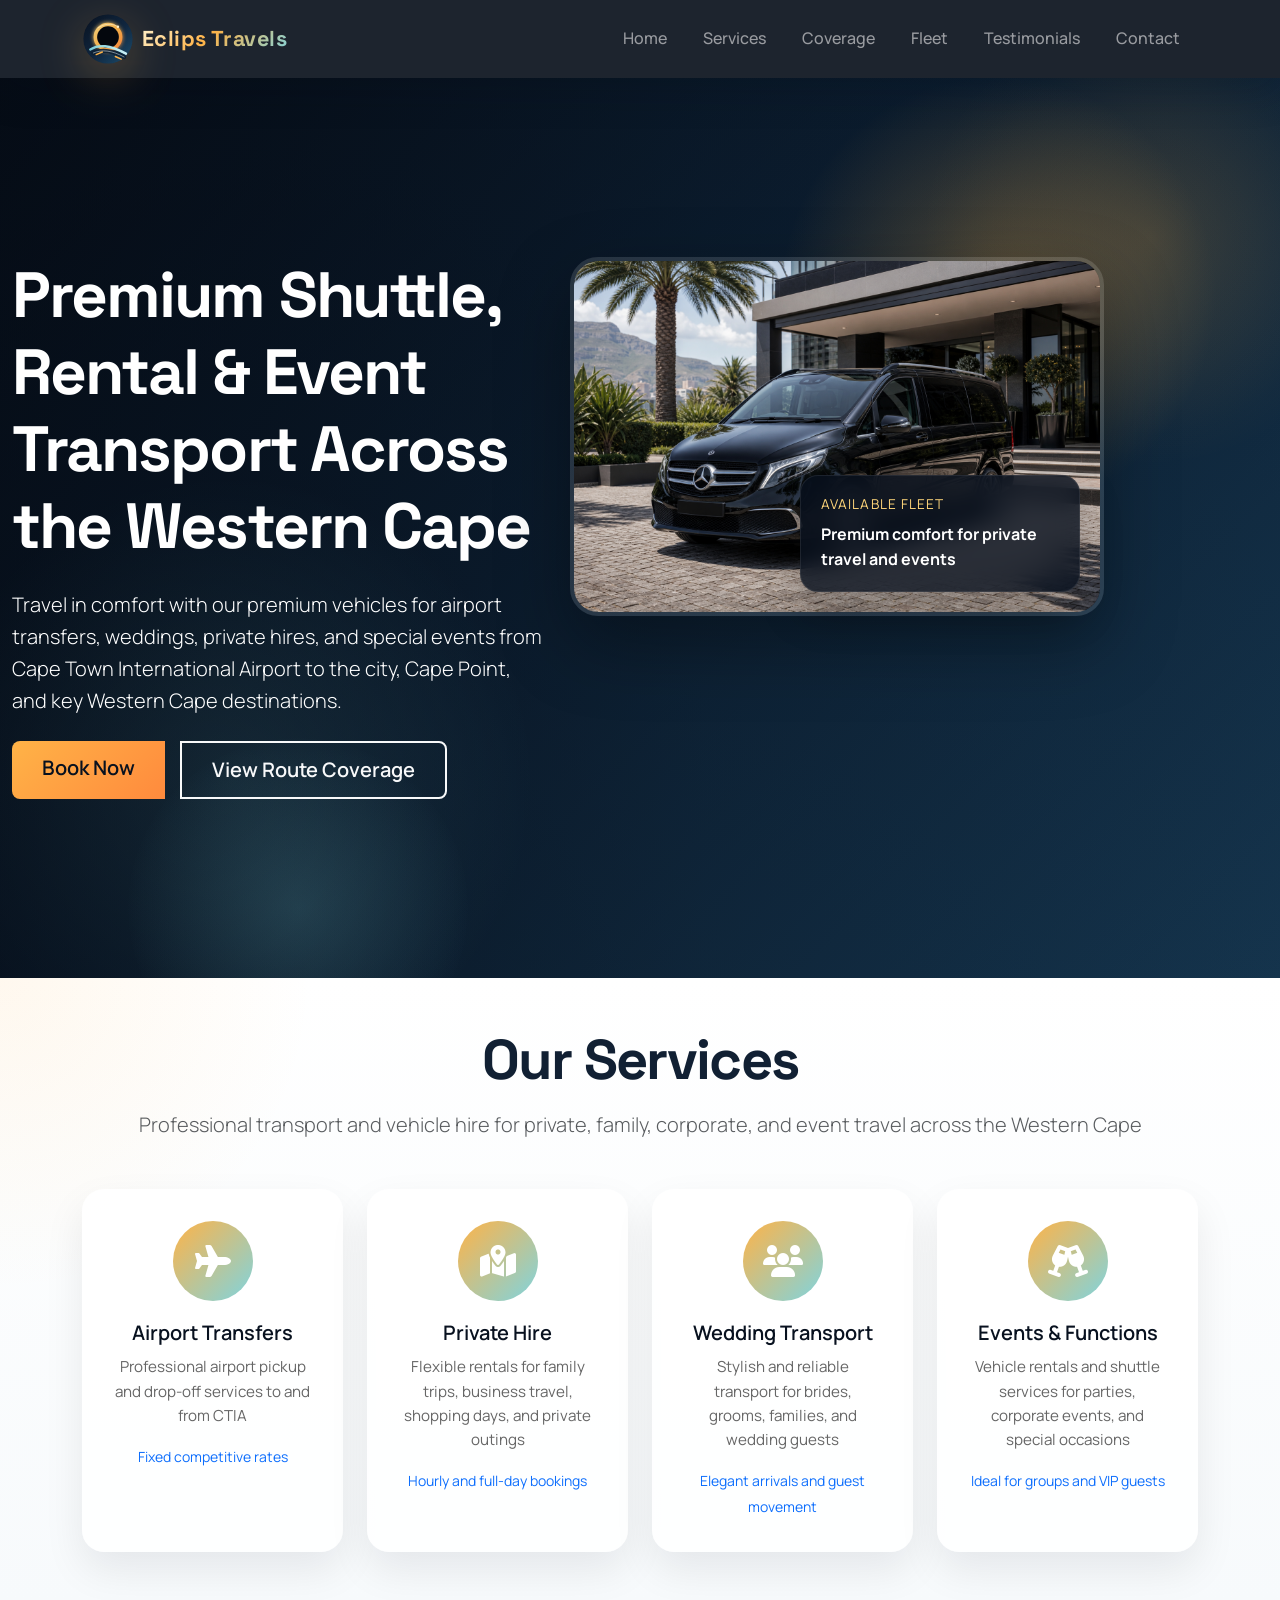
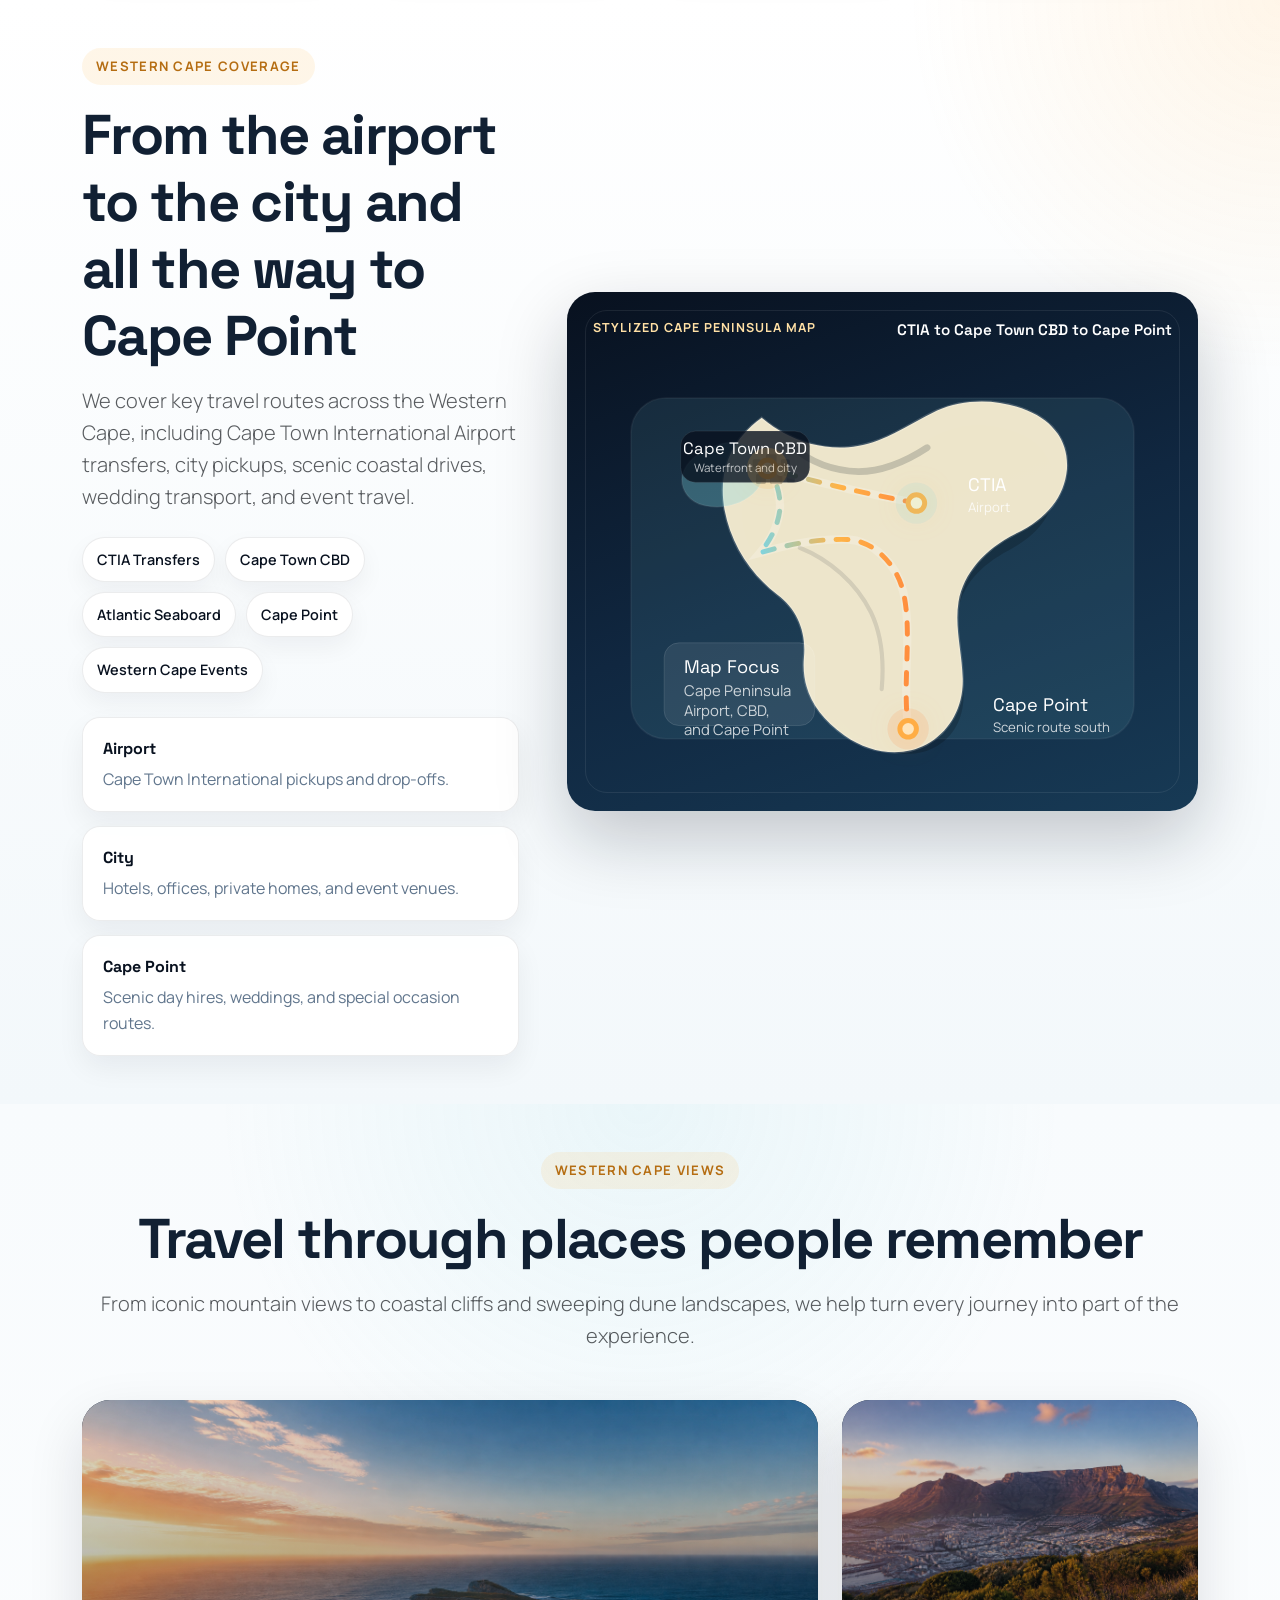
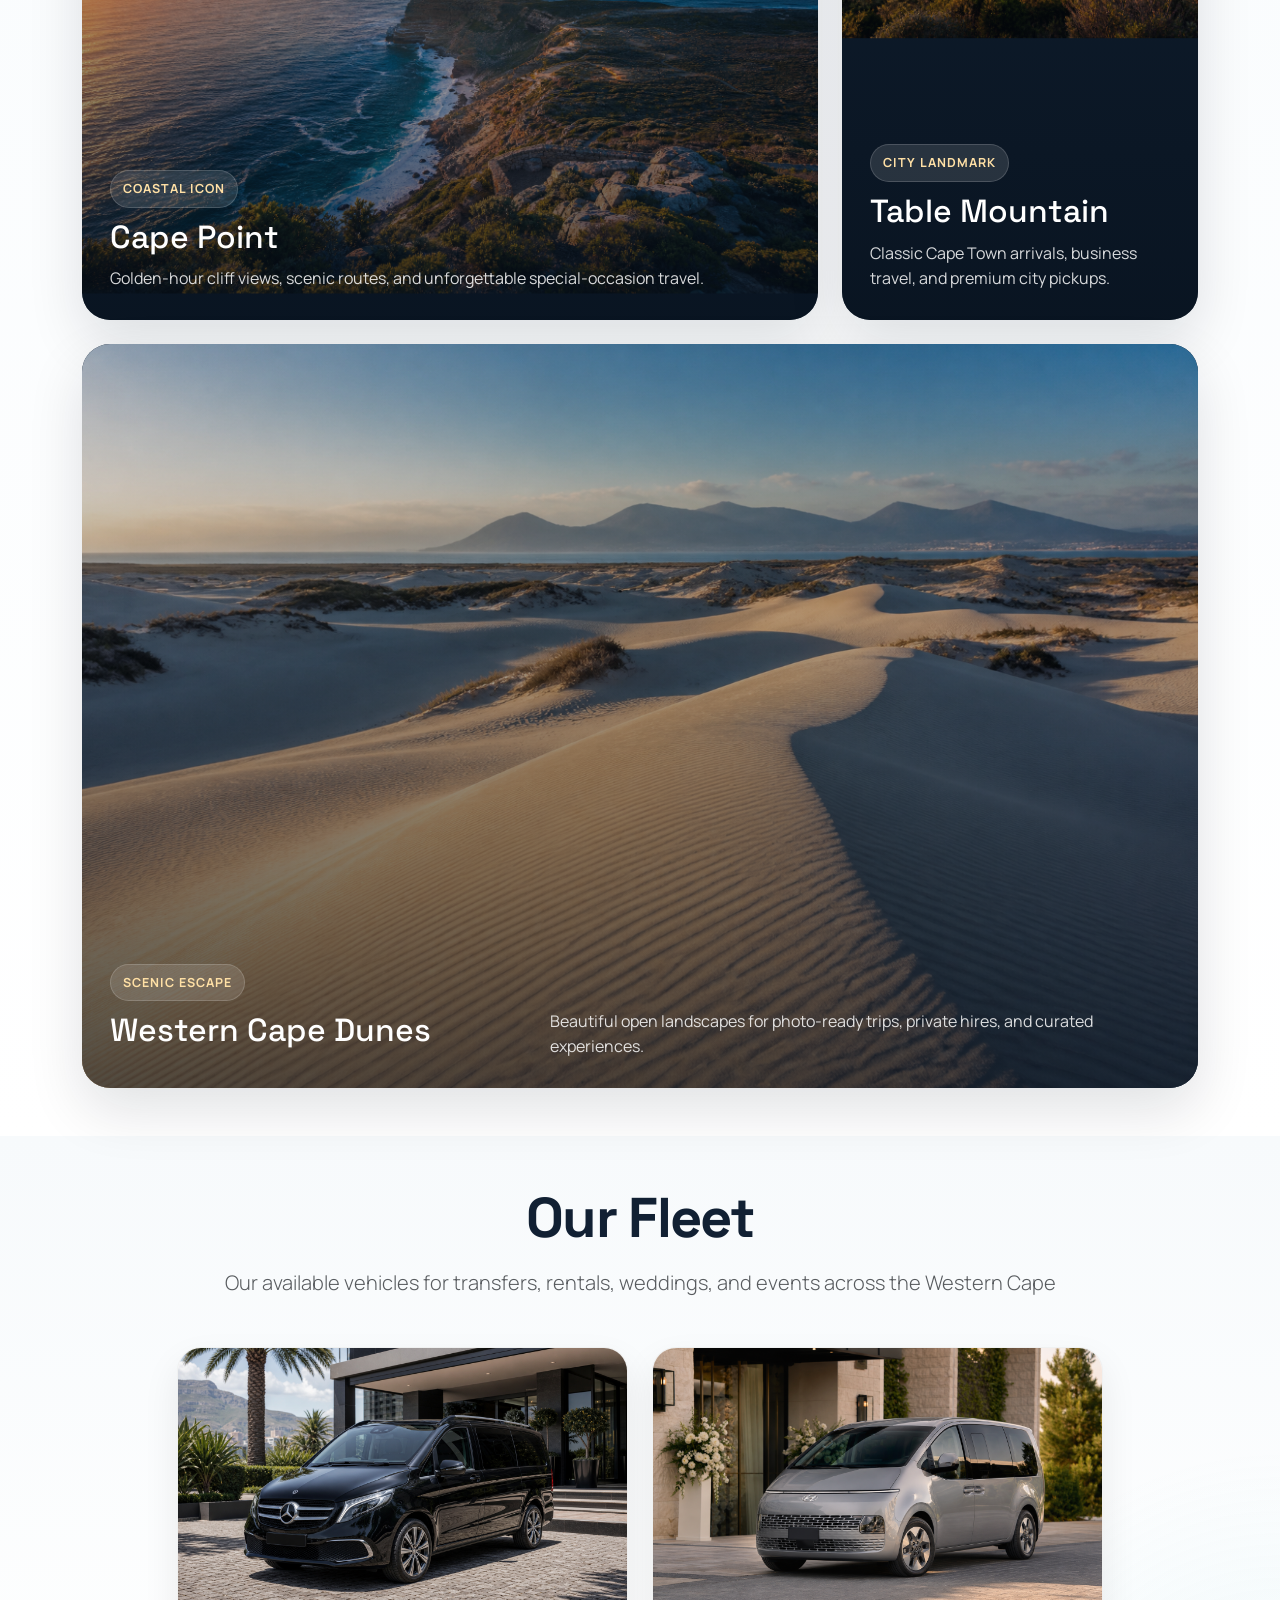
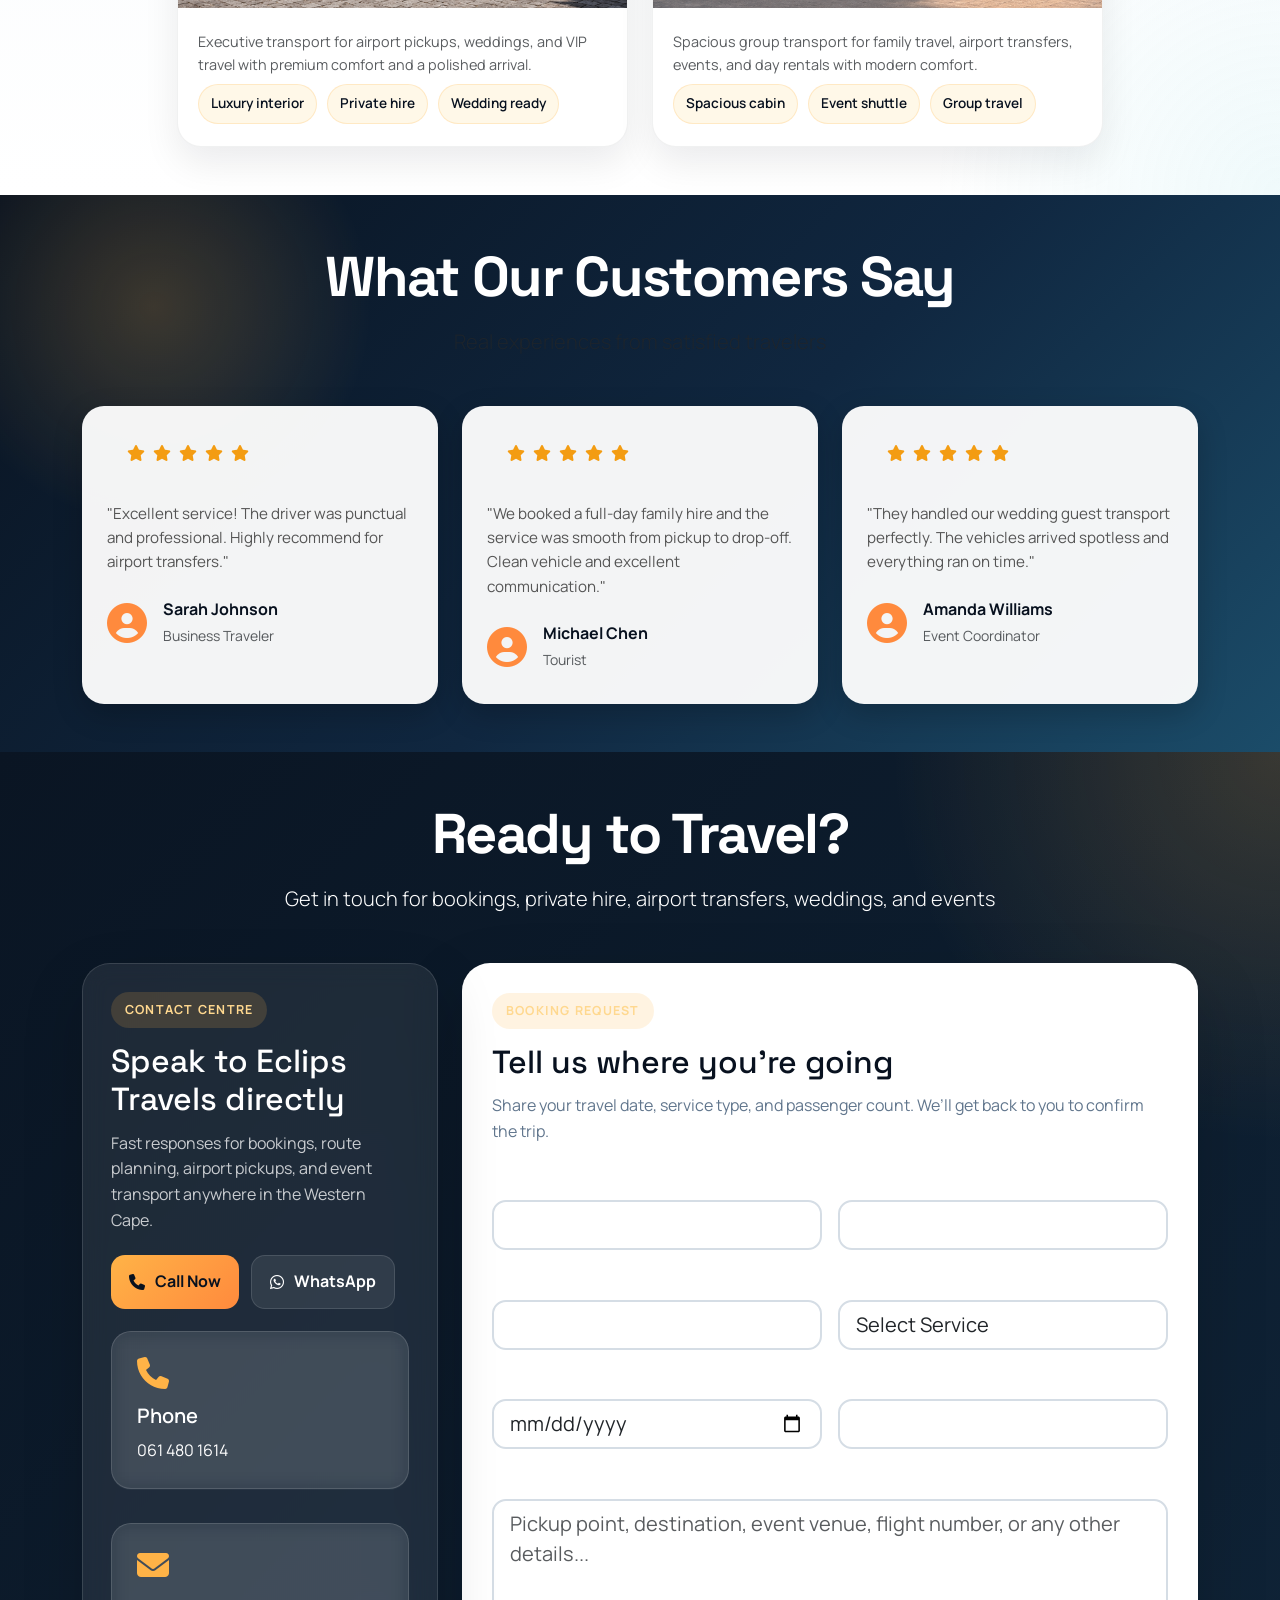
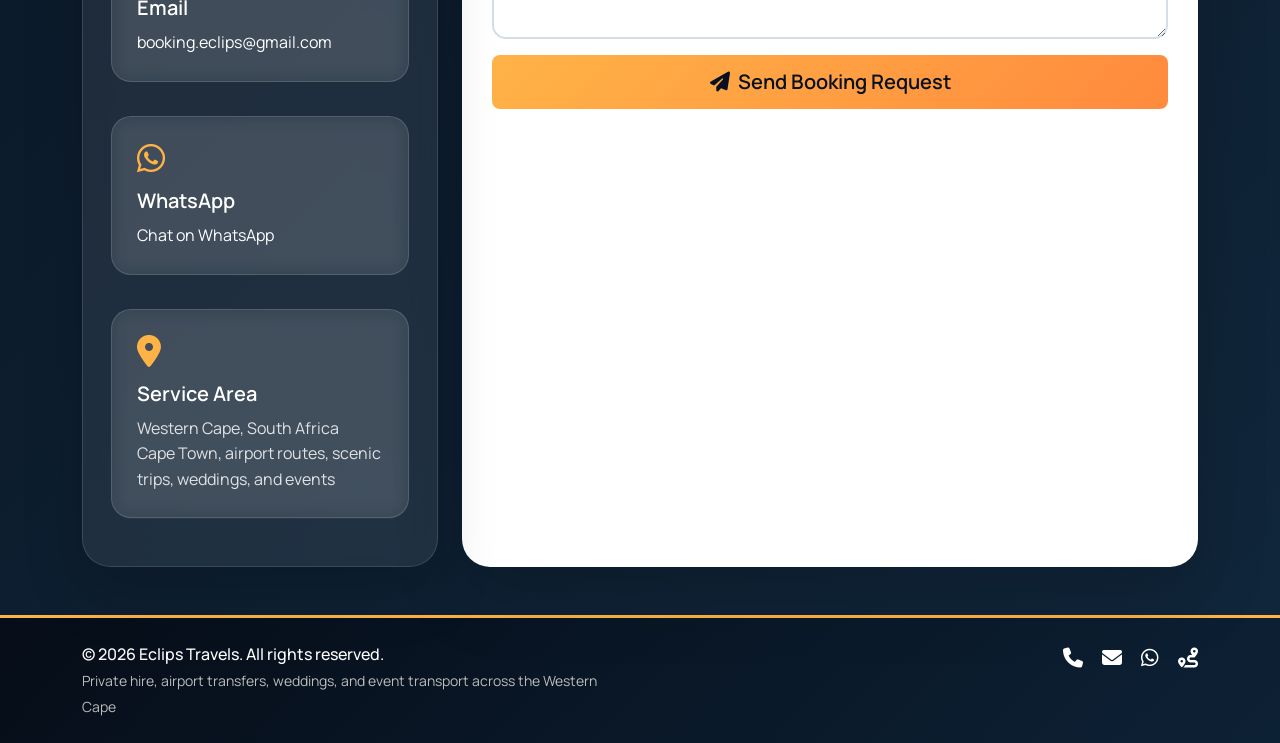
<file: index.html>
<!DOCTYPE html>
<html lang="en">
<head>
    <meta charset="UTF-8">
    <meta name="viewport" content="width=device-width, initial-scale=1.0">
    <title>Eclips Travels - Premium Shuttle, Rental & Event Transport Services Western Cape</title>
    <link rel="preconnect" href="https://fonts.googleapis.com">
    <link rel="preconnect" href="https://fonts.gstatic.com" crossorigin>
    <link href="https://fonts.googleapis.com/css2?family=Manrope:wght@400;500;600;700;800&family=Space+Grotesk:wght@500;700&display=swap" rel="stylesheet">
    <link rel="icon" href="assets/logo.svg" type="image/svg+xml">
    <link href="https://cdn.jsdelivr.net/npm/bootstrap@5.3.0/dist/css/bootstrap.min.css" rel="stylesheet">
    <link href="https://cdnjs.cloudflare.com/ajax/libs/font-awesome/6.4.0/css/all.min.css" rel="stylesheet">
    <link rel="stylesheet" href="styles/style.css">
</head>
<body>
    <!-- Navigation -->
    <nav class="navbar navbar-expand-lg navbar-dark bg-dark sticky-top">
        <div class="container">
            <a class="navbar-brand d-flex align-items-center" href="#home">
                <img src="assets/logo.svg" alt="Eclips Travels solar eclipse logo" class="logo-nav">
                <span class="brand-text ms-2">Eclips Travels</span>
            </a>
            <button class="navbar-toggler" type="button" data-bs-toggle="collapse" data-bs-target="#navbarNav">
                <span class="navbar-toggler-icon"></span>
            </button>
            <div class="collapse navbar-collapse" id="navbarNav">
                <ul class="navbar-nav ms-auto">
                    <li class="nav-item"><a class="nav-link" href="#home">Home</a></li>
                    <li class="nav-item"><a class="nav-link" href="#services">Services</a></li>
                    <li class="nav-item"><a class="nav-link" href="#coverage">Coverage</a></li>
                    <li class="nav-item"><a class="nav-link" href="#fleet">Fleet</a></li>
                    <li class="nav-item"><a class="nav-link" href="#testimonials">Testimonials</a></li>
                    <li class="nav-item"><a class="nav-link" href="#contact">Contact</a></li>
                </ul>
            </div>
        </div>
    </nav>

    <!-- Hero Section -->
    <section id="home" class="hero">
        <div class="hero-overlay"></div>
        <div class="hero-content">
            <div class="container h-100 d-flex align-items-center">
                <div class="row w-100">
                    <div class="col-lg-6 text-white animated-in">
                        <h1 class="display-3 fw-bold mb-4">Premium Shuttle, Rental & Event Transport Across the Western Cape</h1>
                        <p class="lead mb-4">Travel in comfort with our premium vehicles for airport transfers, weddings, private hires, and special events from Cape Town International Airport to the city, Cape Point, and key Western Cape destinations.</p>
                        <div class="btn-group">
                            <a href="#contact" class="btn btn-primary btn-lg me-3">Book Now</a>
                            <a href="#coverage" class="btn btn-outline-light btn-lg">View Route Coverage</a>
                        </div>
                    </div>
                    <div class="col-lg-6">
                        <div class="hero-image animated-float">
                            <img src="assets/mercedes-v250.png" alt="Premium rental vehicle for private travel and events" class="img-fluid hero-photo">
                            <div class="hero-badge">
                                <span class="badge-label">Available Fleet</span>
                                <strong>Premium comfort for private travel and events</strong>
                            </div>
                        </div>
                    </div>
                </div>
            </div>
        </div>
    </section>

    <!-- Services Section -->
    <section id="services" class="py-5 services-section">
        <div class="container">
            <div class="text-center mb-5">
                <h2 class="display-4 fw-bold mb-3">Our Services</h2>
                <p class="lead text-muted">Professional transport and vehicle hire for private, family, corporate, and event travel across the Western Cape</p>
            </div>
            <div class="row g-4">
                <!-- Service Card 1 -->
                <div class="col-md-6 col-lg-3">
                    <div class="service-card">
                        <div class="icon-box">
                            <i class="fas fa-plane"></i>
                        </div>
                        <h5 class="mt-3">Airport Transfers</h5>
                        <p>Professional airport pickup and drop-off services to and from CTIA</p>
                        <small class="text-primary">Fixed competitive rates</small>
                    </div>
                </div>
                <!-- Service Card 2 -->
                <div class="col-md-6 col-lg-3">
                    <div class="service-card">
                        <div class="icon-box">
                            <i class="fas fa-map-location-dot"></i>
                        </div>
                        <h5 class="mt-3">Private Hire</h5>
                        <p>Flexible rentals for family trips, business travel, shopping days, and private outings</p>
                        <small class="text-primary">Hourly and full-day bookings</small>
                    </div>
                </div>
                <!-- Service Card 3 -->
                <div class="col-md-6 col-lg-3">
                    <div class="service-card">
                        <div class="icon-box">
                            <i class="fas fa-users"></i>
                        </div>
                        <h5 class="mt-3">Wedding Transport</h5>
                        <p>Stylish and reliable transport for brides, grooms, families, and wedding guests</p>
                        <small class="text-primary">Elegant arrivals and guest movement</small>
                    </div>
                </div>
                <!-- Service Card 4 -->
                <div class="col-md-6 col-lg-3">
                    <div class="service-card">
                        <div class="icon-box">
                            <i class="fas fa-champagne-glasses"></i>
                        </div>
                        <h5 class="mt-3">Events & Functions</h5>
                        <p>Vehicle rentals and shuttle services for parties, corporate events, and special occasions</p>
                        <small class="text-primary">Ideal for groups and VIP guests</small>
                    </div>
                </div>
            </div>
        </div>
    </section>

    <!-- Coverage Section -->
    <section id="coverage" class="py-5 route-section">
        <div class="container">
            <div class="row align-items-center g-5">
                <div class="col-lg-5">
                    <div class="route-copy">
                        <span class="route-kicker">Western Cape Coverage</span>
                        <h2 class="display-4 fw-bold mb-3">From the airport to the city and all the way to Cape Point</h2>
                        <p class="lead text-muted mb-4">We cover key travel routes across the Western Cape, including Cape Town International Airport transfers, city pickups, scenic coastal drives, wedding transport, and event travel.</p>
                        <div class="coverage-chips mb-4">
                            <span>CTIA Transfers</span>
                            <span>Cape Town CBD</span>
                            <span>Atlantic Seaboard</span>
                            <span>Cape Point</span>
                            <span>Western Cape Events</span>
                        </div>
                        <div class="route-stops">
                            <div class="route-stop-card">
                                <strong>Airport</strong>
                                <p>Cape Town International pickups and drop-offs.</p>
                            </div>
                            <div class="route-stop-card">
                                <strong>City</strong>
                                <p>Hotels, offices, private homes, and event venues.</p>
                            </div>
                            <div class="route-stop-card">
                                <strong>Cape Point</strong>
                                <p>Scenic day hires, weddings, and special occasion routes.</p>
                            </div>
                        </div>
                    </div>
                </div>
                <div class="col-lg-7">
                    <div class="route-map-card">
                        <div class="map-caption">
                            <span>Stylized Cape Peninsula Map</span>
                            <strong>CTIA to Cape Town CBD to Cape Point</strong>
                        </div>
                        <svg class="route-map" viewBox="0 0 700 520" role="img" aria-labelledby="routeTitle routeDesc">
                            <title id="routeTitle">Western Cape travel route</title>
                            <desc id="routeDesc">Stylized Cape Peninsula map showing Cape Town International Airport, Cape Town CBD, and Cape Point connected by an animated travel route.</desc>
                            <defs>
                                <linearGradient id="routeGlow" x1="0%" y1="0%" x2="100%" y2="0%">
                                    <stop offset="0%" stop-color="#7fd4df" />
                                    <stop offset="50%" stop-color="#ffb347" />
                                    <stop offset="100%" stop-color="#ff8a3d" />
                                </linearGradient>
                            </defs>

                            <rect class="map-water" x="46" y="52" width="608" height="412" rx="42" />
                            <path class="map-land-shadow" d="M218 88 C179 113 164 149 171 194 C178 230 201 264 234 288 C258 305 269 330 266 362 C263 395 277 426 314 451 C345 472 379 476 404 462 C427 449 439 426 438 396 C436 362 427 330 431 300 C435 268 458 242 493 224 C529 205 547 180 548 148 C550 118 533 94 506 83 C473 69 437 69 409 83 C383 96 357 116 319 122 C287 127 248 113 218 88 Z" />
                            <path class="map-land" d="M204 76 C165 104 151 142 159 187 C167 229 190 264 223 290 C247 308 258 335 255 366 C252 401 266 433 304 460 C336 483 375 486 403 471 C432 455 448 425 447 391 C446 358 437 329 442 298 C448 264 473 235 511 216 C549 198 570 171 573 138 C575 105 557 80 525 67 C489 52 448 53 416 67 C384 82 356 104 320 110 C282 117 238 105 204 76 Z" />
                            <path class="map-ridge" d="M240 110 C263 130 290 140 321 141 C350 141 378 129 404 112" />
                            <path class="map-ridge secondary" d="M250 233 C285 247 318 275 336 311 C349 338 352 371 349 404" />
                            <path class="map-bay" d="M150 109 C168 102 187 106 198 119 C209 131 209 149 198 163 C184 180 158 187 135 182 C115 178 105 161 108 145 C112 129 128 116 150 109 Z" />
                            <g class="map-city-grid">
                                <rect x="193" y="126" width="10" height="10" rx="2" />
                                <rect x="209" y="120" width="13" height="13" rx="2" />
                                <rect x="227" y="126" width="11" height="11" rx="2" />
                                <rect x="197" y="144" width="12" height="12" rx="2" />
                                <rect x="214" y="141" width="15" height="15" rx="2" />
                                <rect x="234" y="144" width="10" height="10" rx="2" />
                            </g>

                            <path class="travel-route-base" d="M391 179 C343 170 296 160 240 145 C229 142 219 139 211 137 C221 150 227 167 226 186 C224 206 214 225 202 239 C231 231 264 222 307 223 C339 224 367 253 375 286 C382 316 380 348 379 385 C378 416 379 434 381 452" />
                            <path class="travel-route-glow" d="M391 179 C343 170 296 160 240 145 C229 142 219 139 211 137 C221 150 227 167 226 186 C224 206 214 225 202 239 C231 231 264 222 307 223 C339 224 367 253 375 286 C382 316 380 348 379 385 C378 416 379 434 381 452" />

                            <circle class="route-stop airport-stop" cx="391" cy="179" r="10" />
                            <circle class="route-stop city-stop" cx="211" cy="137" r="10" />
                            <circle class="route-stop point-stop" cx="381" cy="452" r="10" />

                            <g class="traveller">
                                <circle r="11" fill="#ffb347" opacity="0.28" />
                                <circle r="5" fill="#fff2c4" />
                                <animateMotion dur="8s" repeatCount="indefinite" rotate="auto">
                                    <mpath href="#routePathRef" />
                                </animateMotion>
                            </g>
                            <path id="routePathRef" d="M391 179 C343 170 296 160 240 145 C229 142 219 139 211 137 C221 150 227 167 226 186 C224 206 214 225 202 239 C231 231 264 222 307 223 C339 224 367 253 375 286 C382 316 380 348 379 385 C378 416 379 434 381 452" fill="none" />

                            <g class="map-pin airport">
                                <circle cx="391" cy="179" r="25" fill="rgba(127,212,223,0.12)" />
                                <text x="453" y="164">CTIA</text>
                                <text x="453" y="190" class="map-subtext">Airport</text>
                            </g>
                            <g class="map-label-badge city-badge">
                                <rect x="106" y="92" width="156" height="62" rx="18" />
                                <text x="184" y="120">Cape Town CBD</text>
                                <text x="184" y="142" class="map-subtext">Waterfront and city</text>
                            </g>
                            <g class="map-pin city">
                                <circle cx="211" cy="137" r="25" fill="rgba(255,179,71,0.16)" />
                            </g>
                            <g class="map-pin point">
                                <circle cx="381" cy="452" r="25" fill="rgba(255,138,61,0.14)" />
                                <text x="483" y="430">Cape Point</text>
                                <text x="483" y="456" class="map-subtext">Scenic route south</text>
                            </g>

                            <g class="map-note">
                                <rect x="86" y="348" width="182" height="100" rx="18" />
                                <text x="110" y="384">Map Focus</text>
                                <text x="110" y="412" class="map-subtext">Cape Peninsula</text>
                                <text x="110" y="436" class="map-subtext">Airport, CBD,</text>
                                <text x="110" y="460" class="map-subtext">and Cape Point</text>
                            </g>
                        </svg>
                        <div class="route-mobile-legend">
                            <div class="route-legend-item">
                                <span class="legend-dot airport"></span>
                                <div>
                                    <strong>CTIA</strong>
                                    <small>Airport pickup and drop-off</small>
                                </div>
                            </div>
                            <div class="route-legend-item">
                                <span class="legend-dot city"></span>
                                <div>
                                    <strong>Cape Town</strong>
                                    <small>Hotels, offices, homes, and venues</small>
                                </div>
                            </div>
                            <div class="route-legend-item">
                                <span class="legend-dot point"></span>
                                <div>
                                    <strong>Cape Point</strong>
                                    <small>Scenic trips, weddings, and events</small>
                                </div>
                            </div>
                        </div>
                    </div>
                </div>
            </div>
        </div>
    </section>

    <!-- Scenic Showcase Section -->
    <section id="destinations" class="py-5 scenic-section">
        <div class="container">
            <div class="text-center mb-5">
                <span class="route-kicker">Western Cape Views</span>
                <h2 class="display-4 fw-bold mb-3">Travel through places people remember</h2>
                <p class="lead text-muted">From iconic mountain views to coastal cliffs and sweeping dune landscapes, we help turn every journey into part of the experience.</p>
            </div>
            <div class="row g-4 scenic-grid">
                <div class="col-lg-8">
                    <article class="scenic-card scenic-card-large">
                        <img src="assets/cape-point-scenic.png" alt="Cape Point ocean cliffs at sunset" class="scenic-photo">
                        <div class="scenic-overlay">
                            <span class="scenic-tag">Coastal Icon</span>
                            <h3>Cape Point</h3>
                            <p>Golden-hour cliff views, scenic routes, and unforgettable special-occasion travel.</p>
                        </div>
                    </article>
                </div>
                <div class="col-lg-4">
                    <article class="scenic-card scenic-card-tall">
                        <img src="assets/table-mountain-scenic.png" alt="Table Mountain above Cape Town" class="scenic-photo">
                        <div class="scenic-overlay">
                            <span class="scenic-tag">City Landmark</span>
                            <h3>Table Mountain</h3>
                            <p>Classic Cape Town arrivals, business travel, and premium city pickups.</p>
                        </div>
                    </article>
                </div>
                <div class="col-12">
                    <article class="scenic-card scenic-card-wide">
                        <img src="assets/western-cape-dunes.png" alt="Western Cape dunes in warm evening light" class="scenic-photo">
                        <div class="scenic-overlay scenic-overlay-inline">
                            <div>
                                <span class="scenic-tag">Scenic Escape</span>
                                <h3>Western Cape Dunes</h3>
                            </div>
                            <p>Beautiful open landscapes for photo-ready trips, private hires, and curated experiences.</p>
                        </div>
                    </article>
                </div>
            </div>
        </div>
    </section>

    <!-- Fleet Section -->
    <section id="fleet" class="py-5 fleet-section bg-light">
        <div class="container">
            <div class="text-center mb-5">
                <h2 class="display-4 fw-bold mb-3">Our Fleet</h2>
                <p class="lead text-muted">Our available vehicles for transfers, rentals, weddings, and events across the Western Cape</p>
            </div>
            <div class="row g-4 justify-content-center">
                <!-- Vehicle 1 -->
                <div class="col-md-6 col-lg-5">
                    <div class="fleet-card">
                        <div class="vehicle-image">
                            <img src="assets/mercedes-v250.png" alt="Premium executive vehicle" class="fleet-photo">
                        </div>
                        <p class="fleet-copy text-muted">Executive transport for airport pickups, weddings, and VIP travel with premium comfort and a polished arrival.</p>
                        <div class="fleet-highlights">
                            <span>Luxury interior</span>
                            <span>Private hire</span>
                            <span>Wedding ready</span>
                        </div>
                    </div>
                </div>
                <!-- Vehicle 2 -->
                <div class="col-md-6 col-lg-5">
                    <div class="fleet-card">
                        <div class="vehicle-image">
                            <img src="assets/hyundai-staria.png" alt="Spacious group travel vehicle" class="fleet-photo">
                        </div>
                        <p class="fleet-copy text-muted">Spacious group transport for family travel, airport transfers, events, and day rentals with modern comfort.</p>
                        <div class="fleet-highlights">
                            <span>Spacious cabin</span>
                            <span>Event shuttle</span>
                            <span>Group travel</span>
                        </div>
                    </div>
                </div>
            </div>
        </div>
    </section>

    <!-- Testimonials Section -->
    <section id="testimonials" class="py-5 testimonials-section">
        <div class="container">
            <div class="text-center mb-5">
                <h2 class="display-4 fw-bold mb-3">What Our Customers Say</h2>
                <p class="lead text-muted">Real experiences from satisfied travelers</p>
            </div>
            <div class="row g-4">
                <div class="col-md-6 col-lg-4">
                    <div class="testimonial-card">
                        <div class="stars mb-2">
                            <i class="fas fa-star"></i>
                            <i class="fas fa-star"></i>
                            <i class="fas fa-star"></i>
                            <i class="fas fa-star"></i>
                            <i class="fas fa-star"></i>
                        </div>
                        <p>"Excellent service! The driver was punctual and professional. Highly recommend for airport transfers."</p>
                        <div class="d-flex align-items-center mt-3">
                            <div class="avatar me-3">
                                <i class="fas fa-user-circle"></i>
                            </div>
                            <div>
                                <strong>Sarah Johnson</strong>
                                <br><small class="text-muted">Business Traveler</small>
                            </div>
                        </div>
                    </div>
                </div>
                <div class="col-md-6 col-lg-4">
                    <div class="testimonial-card">
                        <div class="stars mb-2">
                            <i class="fas fa-star"></i>
                            <i class="fas fa-star"></i>
                            <i class="fas fa-star"></i>
                            <i class="fas fa-star"></i>
                            <i class="fas fa-star"></i>
                        </div>
                        <p>"We booked a full-day family hire and the service was smooth from pickup to drop-off. Clean vehicle and excellent communication."</p>
                        <div class="d-flex align-items-center mt-3">
                            <div class="avatar me-3">
                                <i class="fas fa-user-circle"></i>
                            </div>
                            <div>
                                <strong>Michael Chen</strong>
                                <br><small class="text-muted">Tourist</small>
                            </div>
                        </div>
                    </div>
                </div>
                <div class="col-md-6 col-lg-4">
                    <div class="testimonial-card">
                        <div class="stars mb-2">
                            <i class="fas fa-star"></i>
                            <i class="fas fa-star"></i>
                            <i class="fas fa-star"></i>
                            <i class="fas fa-star"></i>
                            <i class="fas fa-star"></i>
                        </div>
                        <p>"They handled our wedding guest transport perfectly. The vehicles arrived spotless and everything ran on time."</p>
                        <div class="d-flex align-items-center mt-3">
                            <div class="avatar me-3">
                                <i class="fas fa-user-circle"></i>
                            </div>
                            <div>
                                <strong>Amanda Williams</strong>
                                <br><small class="text-muted">Event Coordinator</small>
                            </div>
                        </div>
                    </div>
                </div>
            </div>
        </div>
    </section>

    <!-- Contact & Booking Section -->
    <section id="contact" class="py-5 contact-section bg-dark text-white">
        <div class="container">
            <div class="text-center mb-5">
                <h2 class="display-4 fw-bold mb-3">Ready to Travel?</h2>
                <p class="lead">Get in touch for bookings, private hire, airport transfers, weddings, and events</p>
            </div>
            <div class="row g-4 align-items-stretch contact-layout">
                <!-- Contact Info -->
                <div class="col-lg-4">
                    <div class="contact-panel">
                        <span class="contact-kicker">Contact Centre</span>
                        <h3>Speak to Eclips Travels directly</h3>
                        <p class="contact-panel-copy">Fast responses for bookings, route planning, airport pickups, and event transport anywhere in the Western Cape.</p>
                        <div class="contact-quick-actions">
                            <a href="tel:+27614801614" class="contact-action primary-action">
                                <i class="fas fa-phone"></i>
                                <span>Call Now</span>
                            </a>
                            <a href="https://wa.me/27614801614" class="contact-action secondary-action" target="_blank" rel="noopener noreferrer">
                                <i class="fab fa-whatsapp"></i>
                                <span>WhatsApp</span>
                            </a>
                        </div>
                        <div class="contact-info-stack">
                            <div class="contact-info-card">
                                <i class="fas fa-phone"></i>
                                <h5>Phone</h5>
                                <p><a href="tel:+27614801614">061 480 1614</a></p>
                            </div>
                            <div class="contact-info-card">
                                <i class="fas fa-envelope"></i>
                                <h5>Email</h5>
                                <p><a href="mailto:booking.eclips@gmail.com">booking.eclips@gmail.com</a></p>
                            </div>
                            <div class="contact-info-card">
                                <i class="fab fa-whatsapp"></i>
                                <h5>WhatsApp</h5>
                                <p><a href="https://wa.me/27614801614" target="_blank" rel="noopener noreferrer">Chat on WhatsApp</a></p>
                            </div>
                            <div class="contact-info-card">
                                <i class="fas fa-map-marker-alt"></i>
                                <h5>Service Area</h5>
                                <p>Western Cape, South Africa<br>Cape Town, airport routes, scenic trips, weddings, and events</p>
                            </div>
                        </div>
                    </div>
                </div>

                <!-- Booking Form -->
                <div class="col-lg-8">
                    <div class="booking-panel">
                        <div class="booking-panel-head">
                            <span class="booking-kicker">Booking Request</span>
                            <h3>Tell us where you’re going</h3>
                            <p>Share your travel date, service type, and passenger count. We’ll get back to you to confirm the trip.</p>
                        </div>
                        <form class="booking-form" id="bookingForm">
                            <div class="row g-3">
                                <div class="col-md-6">
                                    <label for="name" class="form-label">Full Name</label>
                                    <input type="text" class="form-control form-control-lg" id="name" required>
                                </div>
                                <div class="col-md-6">
                                    <label for="email" class="form-label">Email Address</label>
                                    <input type="email" class="form-control form-control-lg" id="email" required>
                                </div>
                                <div class="col-md-6">
                                    <label for="phone" class="form-label">Phone Number</label>
                                    <input type="tel" class="form-control form-control-lg" id="phone" required>
                                </div>
                                <div class="col-md-6">
                                    <label for="service" class="form-label">Service Type</label>
                                    <select class="form-select form-select-lg" id="service" required>
                                        <option>Select Service</option>
                                        <option>Airport Transfer</option>
                                        <option>Private Vehicle Hire</option>
                                        <option>Wedding Transport</option>
                                        <option>Event Shuttle</option>
                                        <option>Other</option>
                                    </select>
                                </div>
                                <div class="col-md-6">
                                    <label for="date" class="form-label">Travel Date</label>
                                    <input type="date" class="form-control form-control-lg" id="date" required>
                                </div>
                                <div class="col-md-6">
                                    <label for="passengers" class="form-label">Number of Passengers</label>
                                    <input type="number" class="form-control form-control-lg" id="passengers" min="1" max="11" required>
                                </div>
                                <div class="col-12">
                                    <label for="message" class="form-label">Additional Details</label>
                                    <textarea class="form-control form-control-lg" id="message" rows="4" placeholder="Pickup point, destination, event venue, flight number, or any other details..."></textarea>
                                </div>
                                <div class="col-12">
                                    <button type="submit" class="btn btn-primary btn-lg w-100">
                                        <i class="fas fa-paper-plane me-2"></i>Send Booking Request
                                    </button>
                                </div>
                            </div>
                        </form>
                    </div>
                </div>
            </div>
        </div>
    </section>

    <!-- Footer -->
    <footer class="bg-dark text-white py-4">
        <div class="container">
            <div class="row">
                <div class="col-md-6">
                    <p class="mb-0">&copy; 2026 Eclips Travels. All rights reserved.</p>
                    <small>Private hire, airport transfers, weddings, and event transport across the Western Cape</small>
                </div>
                <div class="col-md-6 text-md-end">
                    <div class="social-links">
                        <a href="tel:+27614801614" class="me-3" aria-label="Call Eclips Travels"><i class="fas fa-phone"></i></a>
                        <a href="mailto:booking.eclips@gmail.com" class="me-3" aria-label="Email Eclips Travels"><i class="fas fa-envelope"></i></a>
                        <a href="https://wa.me/27614801614" class="me-3" target="_blank" rel="noopener noreferrer" aria-label="WhatsApp Eclips Travels"><i class="fab fa-whatsapp"></i></a>
                        <a href="#coverage" aria-label="View service area"><i class="fas fa-route"></i></a>
                    </div>
                </div>
            </div>
        </div>
    </footer>

    <script src="https://cdn.jsdelivr.net/npm/bootstrap@5.3.0/dist/js/bootstrap.bundle.min.js"></script>
    <script src="js/script.js"></script>
</body>
</html>
</file>
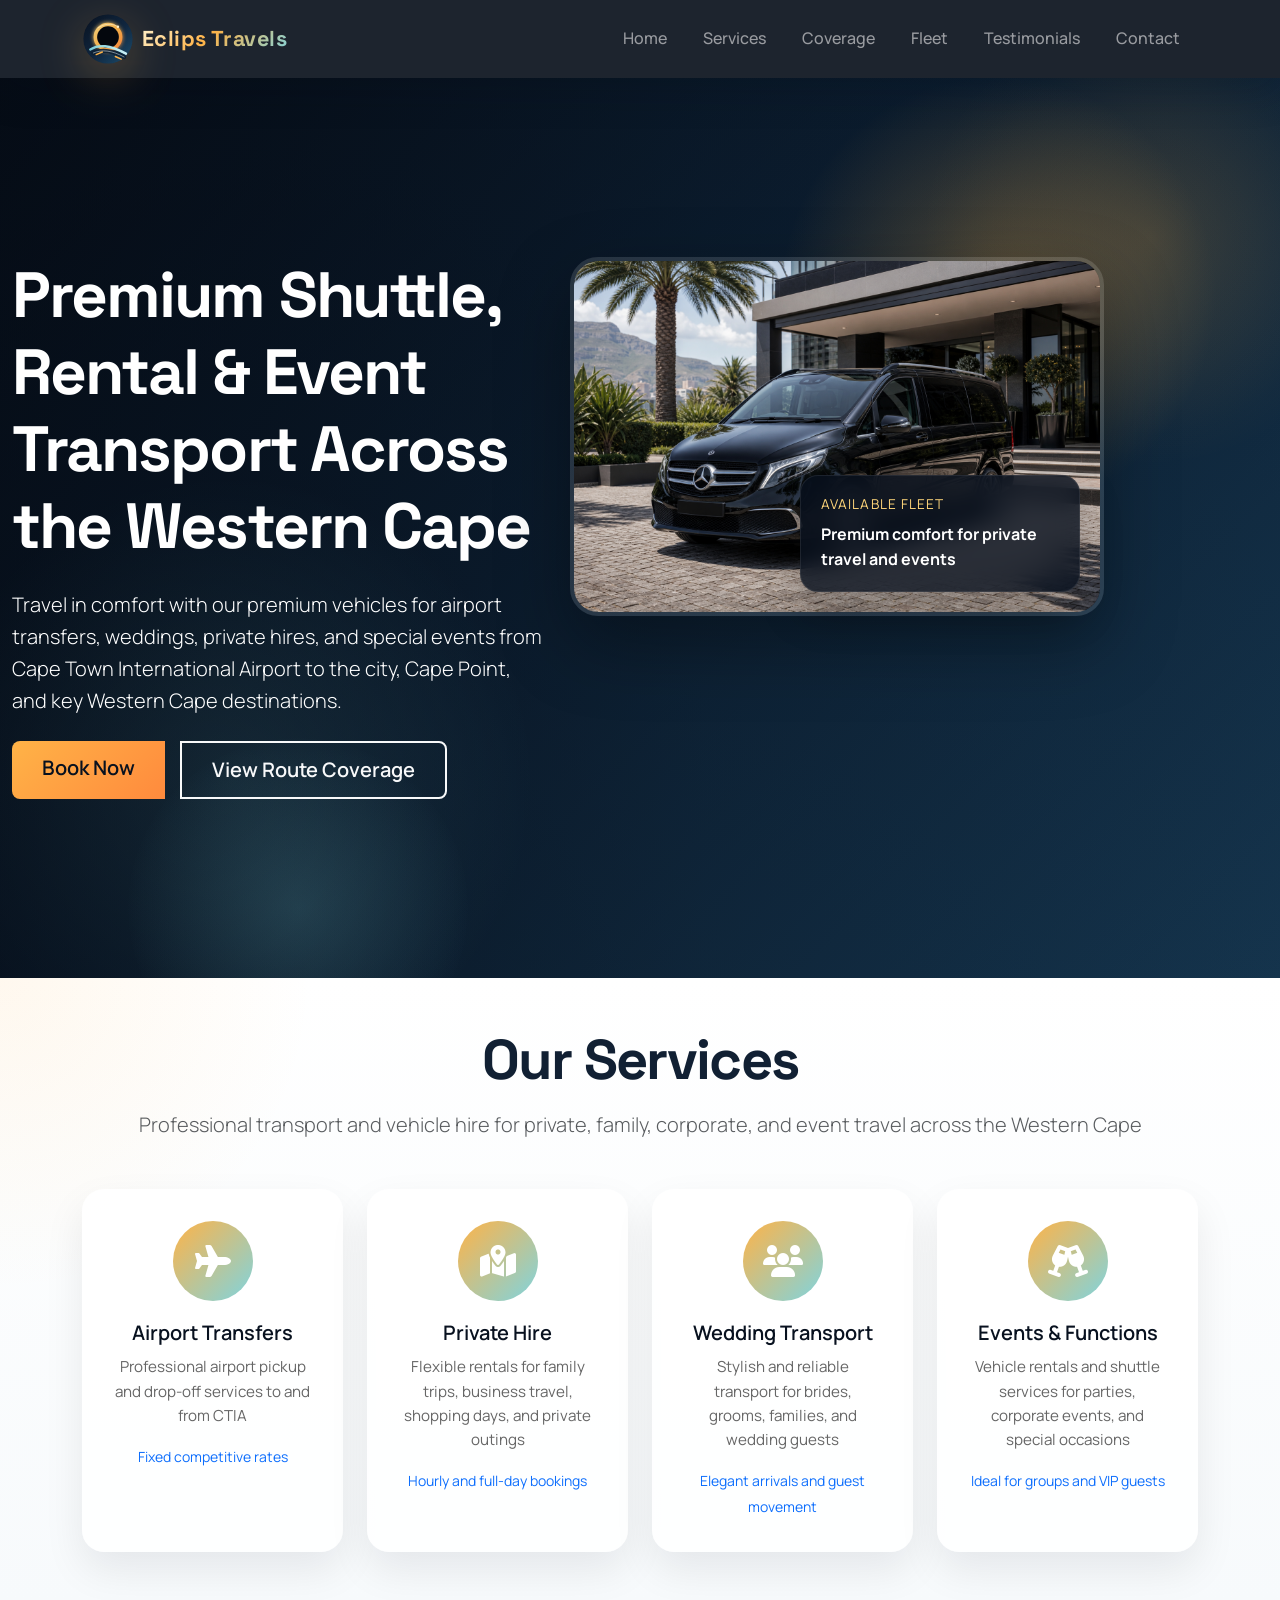
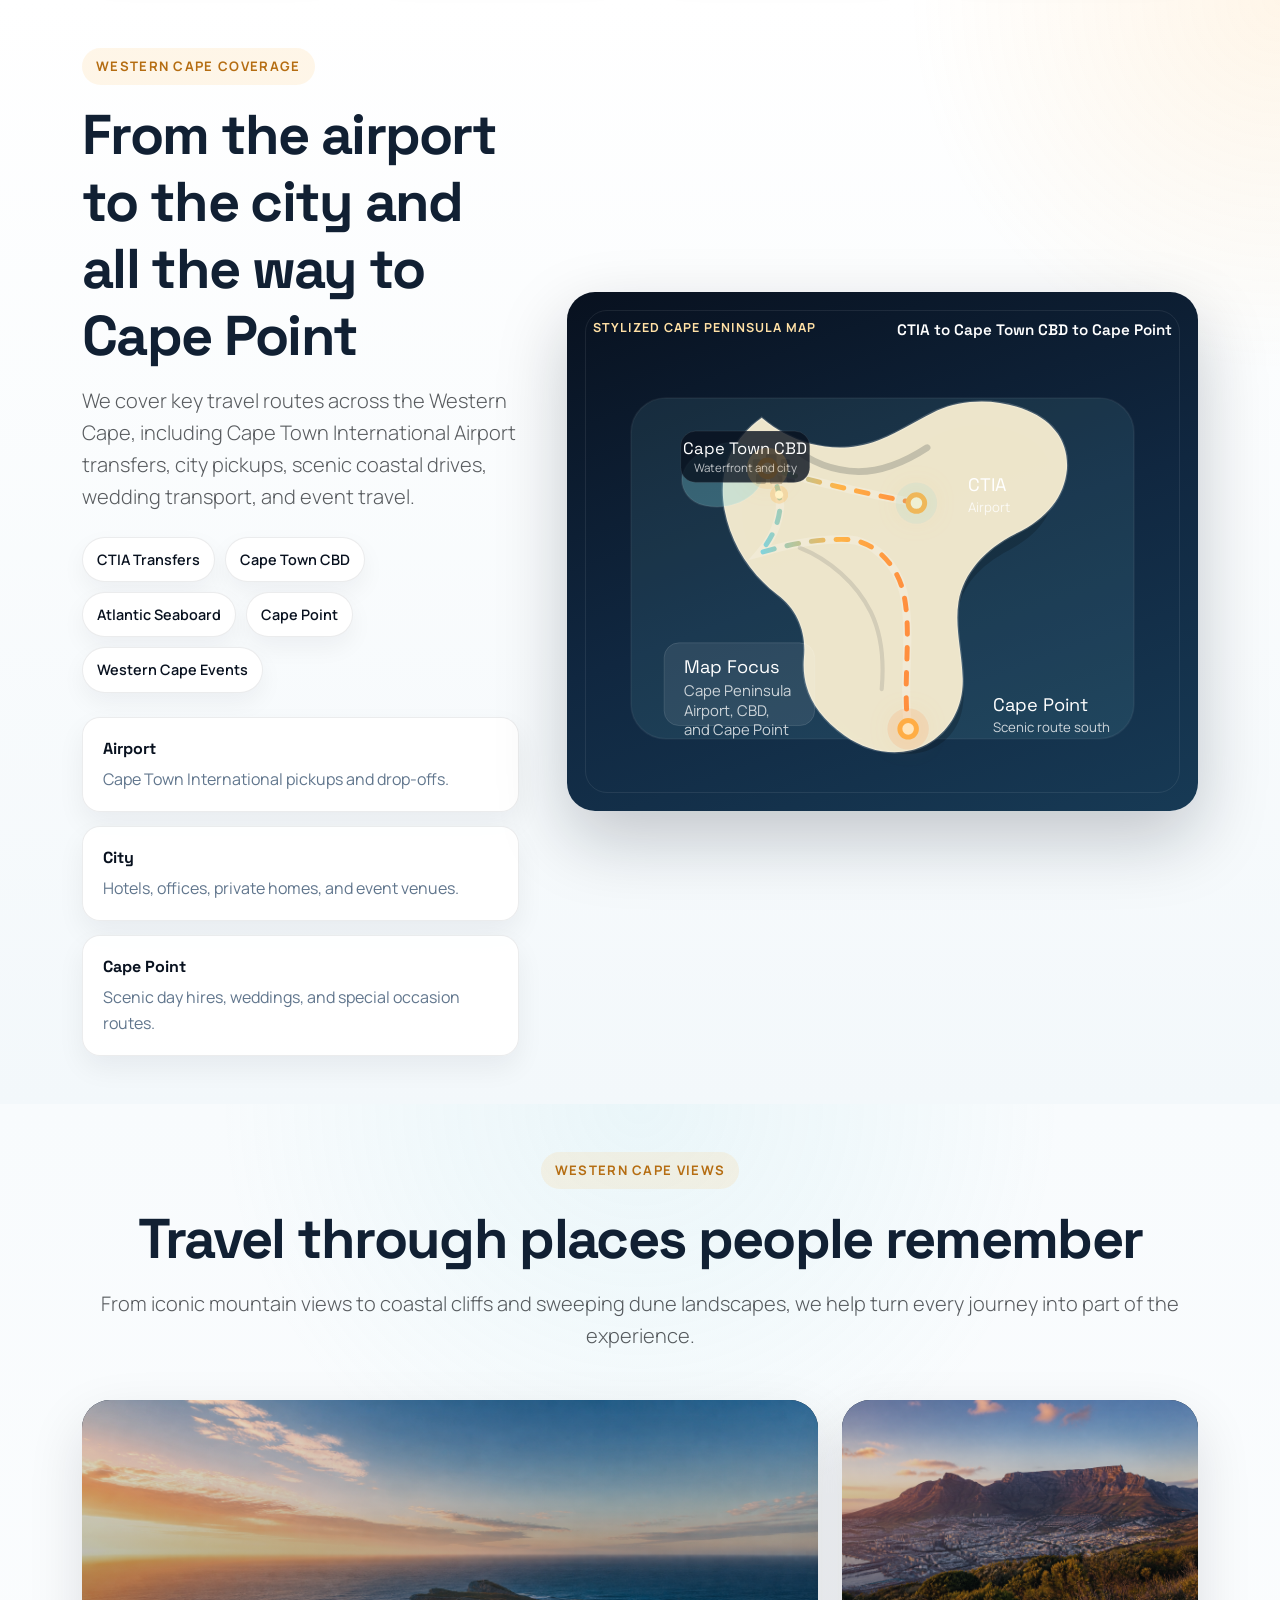
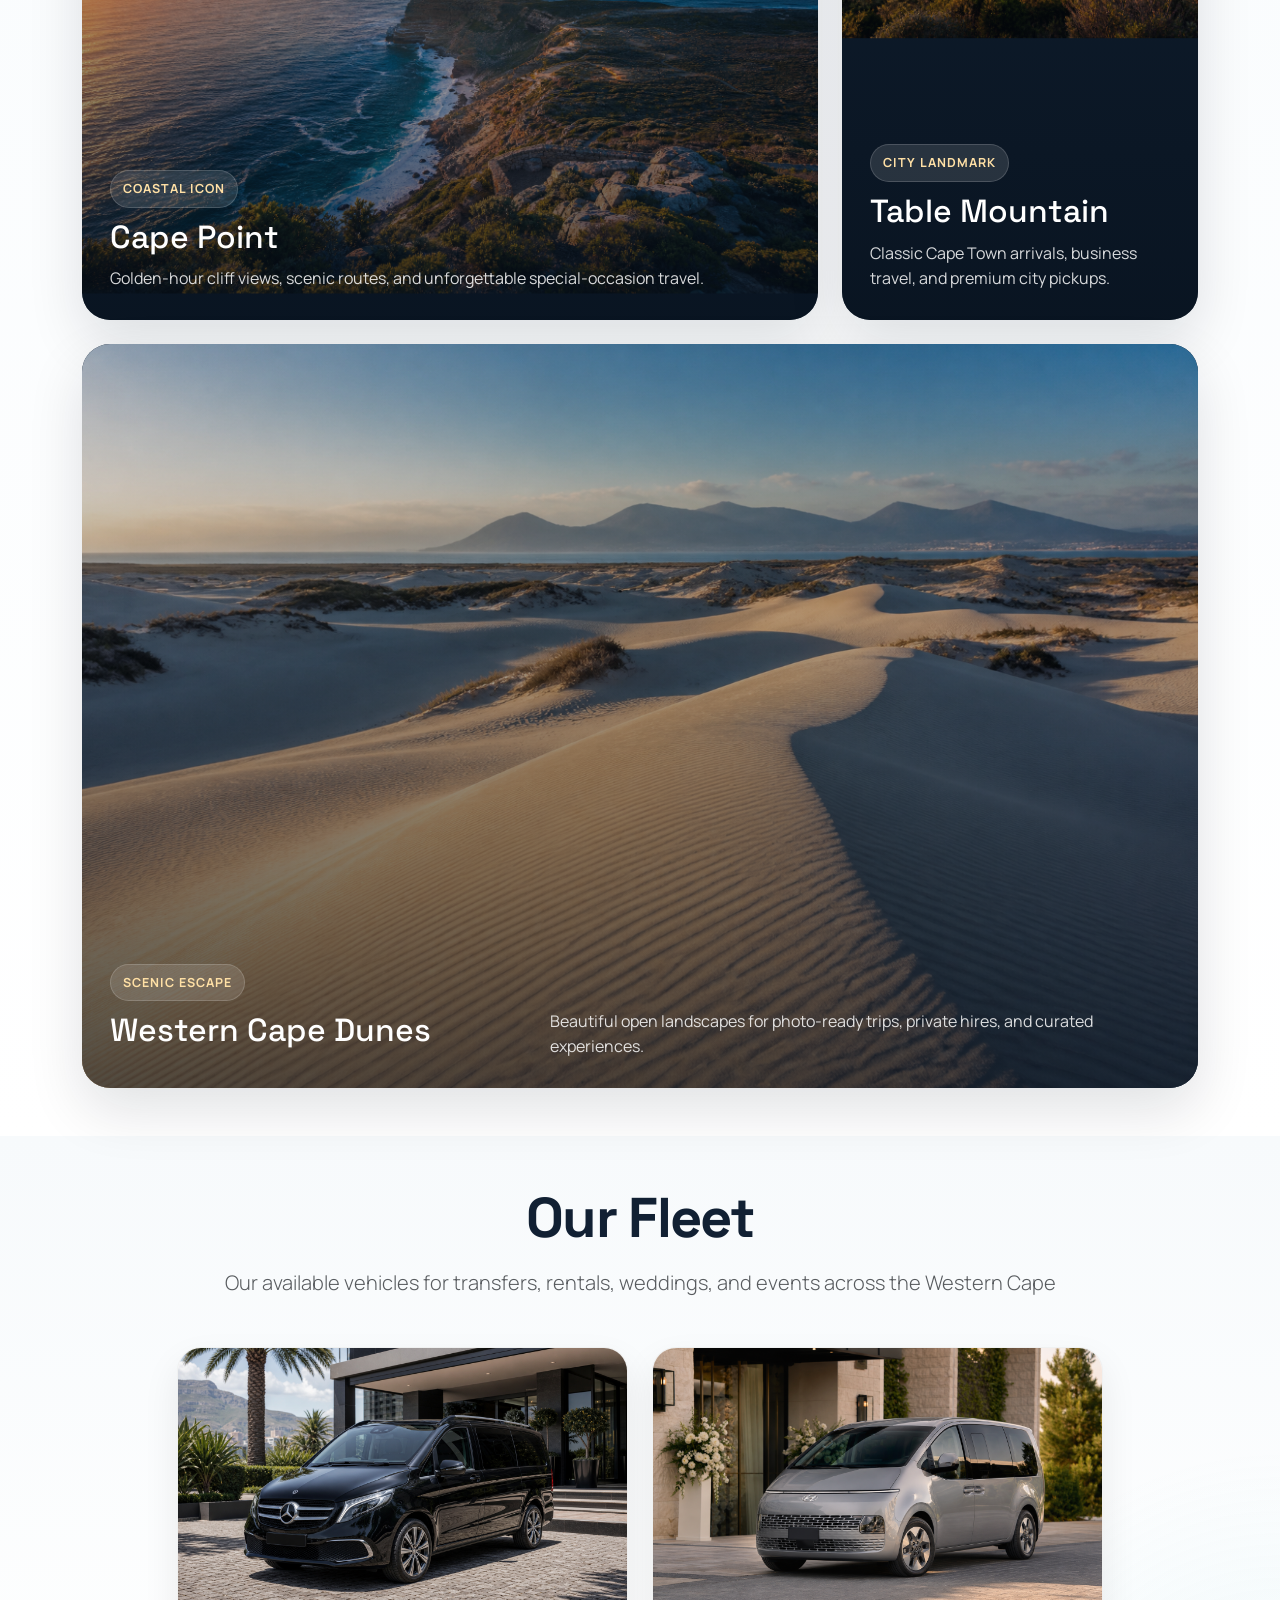
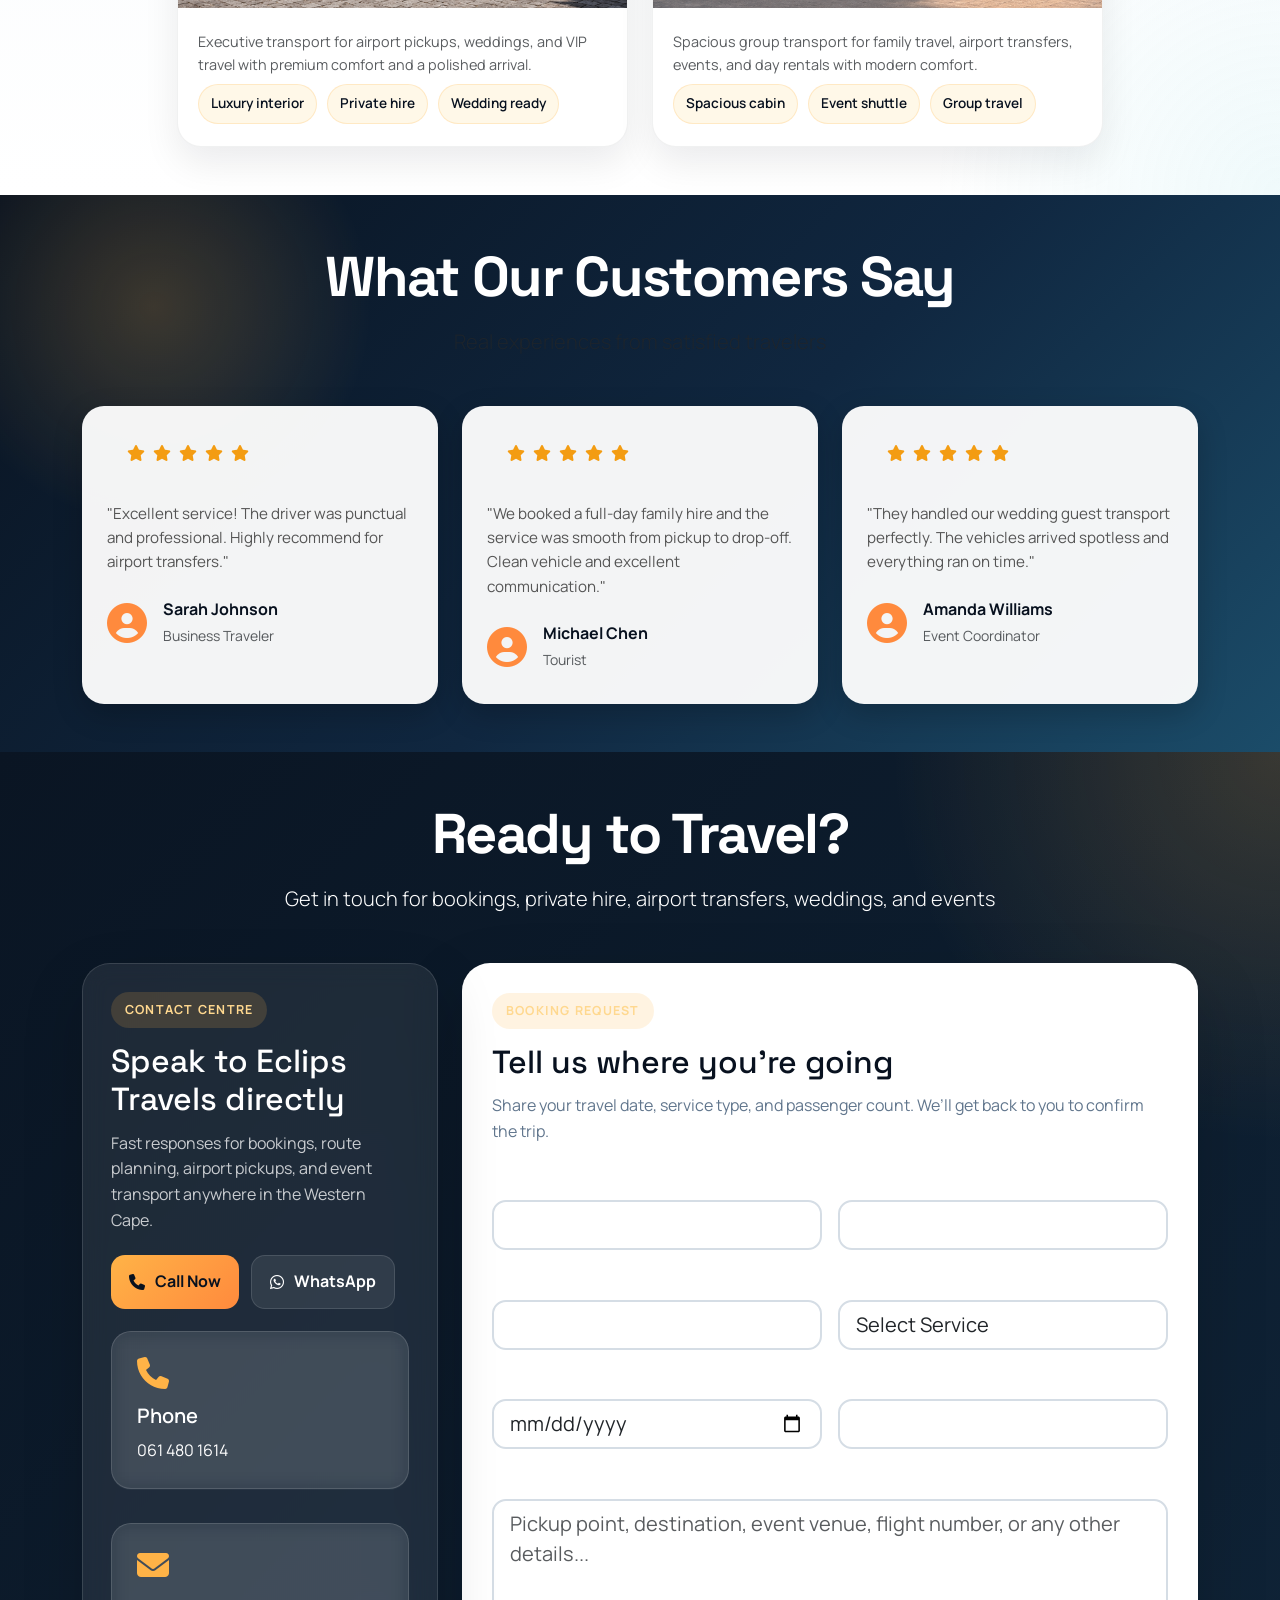
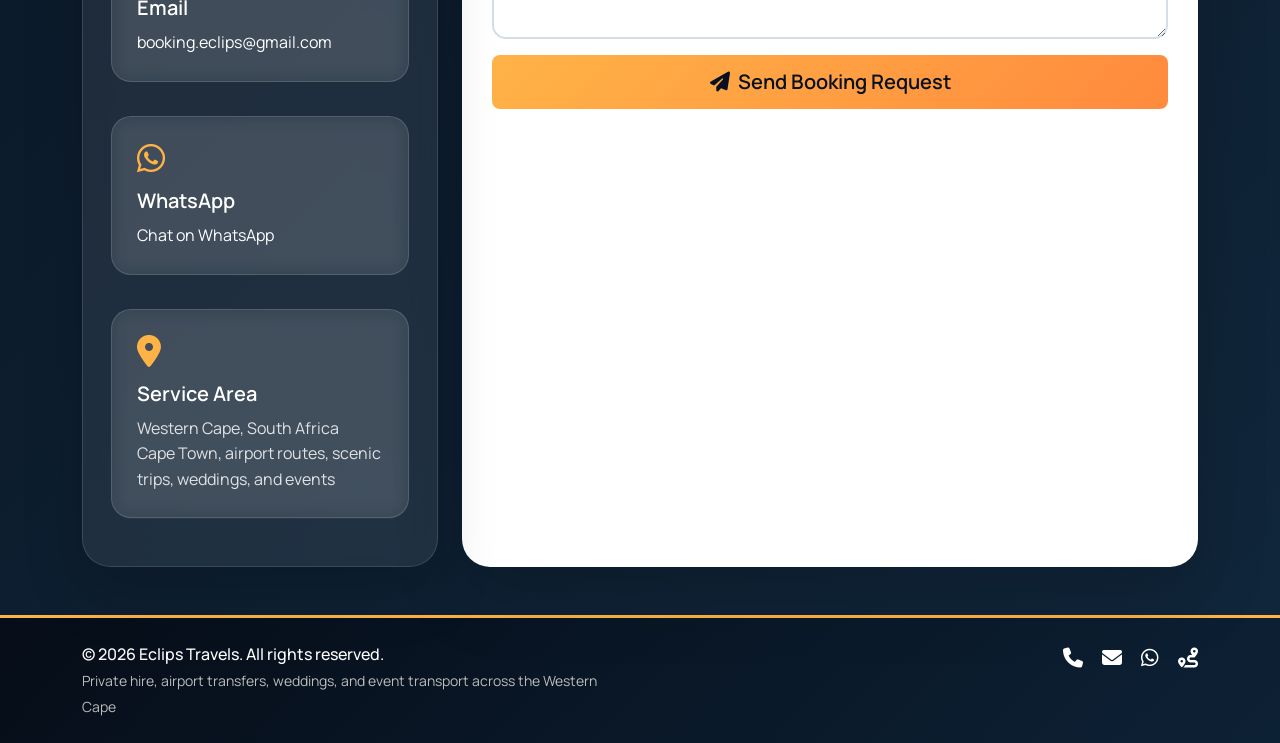
<file: eclips-travels-website/index.html>
<!DOCTYPE html>
<html lang="en">
<head>
    <meta charset="UTF-8">
    <meta name="viewport" content="width=device-width, initial-scale=1.0">
    <title>Eclips Travels - Premium Shuttle, Rental & Event Transport Services Western Cape</title>
    <link rel="preconnect" href="https://fonts.googleapis.com">
    <link rel="preconnect" href="https://fonts.gstatic.com" crossorigin>
    <link href="https://fonts.googleapis.com/css2?family=Manrope:wght@400;500;600;700;800&family=Space+Grotesk:wght@500;700&display=swap" rel="stylesheet">
    <link rel="icon" href="images/logo.svg" type="image/svg+xml">
    <link href="https://cdn.jsdelivr.net/npm/bootstrap@5.3.0/dist/css/bootstrap.min.css" rel="stylesheet">
    <link href="https://cdnjs.cloudflare.com/ajax/libs/font-awesome/6.4.0/css/all.min.css" rel="stylesheet">
    <link rel="stylesheet" href="css/style.css">
</head>
<body>
    <!-- Navigation -->
    <nav class="navbar navbar-expand-lg navbar-dark bg-dark sticky-top">
        <div class="container">
            <a class="navbar-brand d-flex align-items-center" href="#home">
                <img src="images/logo.svg" alt="Eclips Travels solar eclipse logo" class="logo-nav">
                <span class="brand-text ms-2">Eclips Travels</span>
            </a>
            <button class="navbar-toggler" type="button" data-bs-toggle="collapse" data-bs-target="#navbarNav">
                <span class="navbar-toggler-icon"></span>
            </button>
            <div class="collapse navbar-collapse" id="navbarNav">
                <ul class="navbar-nav ms-auto">
                    <li class="nav-item"><a class="nav-link" href="#home">Home</a></li>
                    <li class="nav-item"><a class="nav-link" href="#services">Services</a></li>
                    <li class="nav-item"><a class="nav-link" href="#coverage">Coverage</a></li>
                    <li class="nav-item"><a class="nav-link" href="#fleet">Fleet</a></li>
                    <li class="nav-item"><a class="nav-link" href="#testimonials">Testimonials</a></li>
                    <li class="nav-item"><a class="nav-link" href="#contact">Contact</a></li>
                </ul>
            </div>
        </div>
    </nav>

    <!-- Hero Section -->
    <section id="home" class="hero">
        <div class="hero-overlay"></div>
        <div class="hero-content">
            <div class="container h-100 d-flex align-items-center">
                <div class="row w-100">
                    <div class="col-lg-6 text-white animated-in">
                        <h1 class="display-3 fw-bold mb-4">Premium Shuttle, Rental & Event Transport Across the Western Cape</h1>
                        <p class="lead mb-4">Travel in comfort with our premium vehicles for airport transfers, weddings, private hires, and special events from Cape Town International Airport to the city, Cape Point, and key Western Cape destinations.</p>
                        <div class="btn-group">
                            <a href="#contact" class="btn btn-primary btn-lg me-3">Book Now</a>
                            <a href="#coverage" class="btn btn-outline-light btn-lg">View Route Coverage</a>
                        </div>
                    </div>
                    <div class="col-lg-6">
                        <div class="hero-image animated-float">
                            <img src="images/mercedes-v250.png" alt="Premium rental vehicle for private travel and events" class="img-fluid hero-photo">
                            <div class="hero-badge">
                                <span class="badge-label">Available Fleet</span>
                                <strong>Premium comfort for private travel and events</strong>
                            </div>
                        </div>
                    </div>
                </div>
            </div>
        </div>
    </section>

    <!-- Services Section -->
    <section id="services" class="py-5 services-section">
        <div class="container">
            <div class="text-center mb-5">
                <h2 class="display-4 fw-bold mb-3">Our Services</h2>
                <p class="lead text-muted">Professional transport and vehicle hire for private, family, corporate, and event travel across the Western Cape</p>
            </div>
            <div class="row g-4">
                <!-- Service Card 1 -->
                <div class="col-md-6 col-lg-3">
                    <div class="service-card">
                        <div class="icon-box">
                            <i class="fas fa-plane"></i>
                        </div>
                        <h5 class="mt-3">Airport Transfers</h5>
                        <p>Professional airport pickup and drop-off services to and from CTIA</p>
                        <small class="text-primary">Fixed competitive rates</small>
                    </div>
                </div>
                <!-- Service Card 2 -->
                <div class="col-md-6 col-lg-3">
                    <div class="service-card">
                        <div class="icon-box">
                            <i class="fas fa-map-location-dot"></i>
                        </div>
                        <h5 class="mt-3">Private Hire</h5>
                        <p>Flexible rentals for family trips, business travel, shopping days, and private outings</p>
                        <small class="text-primary">Hourly and full-day bookings</small>
                    </div>
                </div>
                <!-- Service Card 3 -->
                <div class="col-md-6 col-lg-3">
                    <div class="service-card">
                        <div class="icon-box">
                            <i class="fas fa-users"></i>
                        </div>
                        <h5 class="mt-3">Wedding Transport</h5>
                        <p>Stylish and reliable transport for brides, grooms, families, and wedding guests</p>
                        <small class="text-primary">Elegant arrivals and guest movement</small>
                    </div>
                </div>
                <!-- Service Card 4 -->
                <div class="col-md-6 col-lg-3">
                    <div class="service-card">
                        <div class="icon-box">
                            <i class="fas fa-champagne-glasses"></i>
                        </div>
                        <h5 class="mt-3">Events & Functions</h5>
                        <p>Vehicle rentals and shuttle services for parties, corporate events, and special occasions</p>
                        <small class="text-primary">Ideal for groups and VIP guests</small>
                    </div>
                </div>
            </div>
        </div>
    </section>

    <!-- Coverage Section -->
    <section id="coverage" class="py-5 route-section">
        <div class="container">
            <div class="row align-items-center g-5">
                <div class="col-lg-5">
                    <div class="route-copy">
                        <span class="route-kicker">Western Cape Coverage</span>
                        <h2 class="display-4 fw-bold mb-3">From the airport to the city and all the way to Cape Point</h2>
                        <p class="lead text-muted mb-4">We cover key travel routes across the Western Cape, including Cape Town International Airport transfers, city pickups, scenic coastal drives, wedding transport, and event travel.</p>
                        <div class="coverage-chips mb-4">
                            <span>CTIA Transfers</span>
                            <span>Cape Town CBD</span>
                            <span>Atlantic Seaboard</span>
                            <span>Cape Point</span>
                            <span>Western Cape Events</span>
                        </div>
                        <div class="route-stops">
                            <div class="route-stop-card">
                                <strong>Airport</strong>
                                <p>Cape Town International pickups and drop-offs.</p>
                            </div>
                            <div class="route-stop-card">
                                <strong>City</strong>
                                <p>Hotels, offices, private homes, and event venues.</p>
                            </div>
                            <div class="route-stop-card">
                                <strong>Cape Point</strong>
                                <p>Scenic day hires, weddings, and special occasion routes.</p>
                            </div>
                        </div>
                    </div>
                </div>
                <div class="col-lg-7">
                    <div class="route-map-card">
                        <div class="map-caption">
                            <span>Stylized Cape Peninsula Map</span>
                            <strong>CTIA to Cape Town CBD to Cape Point</strong>
                        </div>
                        <svg class="route-map" viewBox="0 0 700 520" role="img" aria-labelledby="routeTitle routeDesc">
                            <title id="routeTitle">Western Cape travel route</title>
                            <desc id="routeDesc">Stylized Cape Peninsula map showing Cape Town International Airport, Cape Town CBD, and Cape Point connected by an animated travel route.</desc>
                            <defs>
                                <linearGradient id="routeGlow" x1="0%" y1="0%" x2="100%" y2="0%">
                                    <stop offset="0%" stop-color="#7fd4df" />
                                    <stop offset="50%" stop-color="#ffb347" />
                                    <stop offset="100%" stop-color="#ff8a3d" />
                                </linearGradient>
                            </defs>

                            <rect class="map-water" x="46" y="52" width="608" height="412" rx="42" />
                            <path class="map-land-shadow" d="M218 88 C179 113 164 149 171 194 C178 230 201 264 234 288 C258 305 269 330 266 362 C263 395 277 426 314 451 C345 472 379 476 404 462 C427 449 439 426 438 396 C436 362 427 330 431 300 C435 268 458 242 493 224 C529 205 547 180 548 148 C550 118 533 94 506 83 C473 69 437 69 409 83 C383 96 357 116 319 122 C287 127 248 113 218 88 Z" />
                            <path class="map-land" d="M204 76 C165 104 151 142 159 187 C167 229 190 264 223 290 C247 308 258 335 255 366 C252 401 266 433 304 460 C336 483 375 486 403 471 C432 455 448 425 447 391 C446 358 437 329 442 298 C448 264 473 235 511 216 C549 198 570 171 573 138 C575 105 557 80 525 67 C489 52 448 53 416 67 C384 82 356 104 320 110 C282 117 238 105 204 76 Z" />
                            <path class="map-ridge" d="M240 110 C263 130 290 140 321 141 C350 141 378 129 404 112" />
                            <path class="map-ridge secondary" d="M250 233 C285 247 318 275 336 311 C349 338 352 371 349 404" />
                            <path class="map-bay" d="M150 109 C168 102 187 106 198 119 C209 131 209 149 198 163 C184 180 158 187 135 182 C115 178 105 161 108 145 C112 129 128 116 150 109 Z" />
                            <g class="map-city-grid">
                                <rect x="193" y="126" width="10" height="10" rx="2" />
                                <rect x="209" y="120" width="13" height="13" rx="2" />
                                <rect x="227" y="126" width="11" height="11" rx="2" />
                                <rect x="197" y="144" width="12" height="12" rx="2" />
                                <rect x="214" y="141" width="15" height="15" rx="2" />
                                <rect x="234" y="144" width="10" height="10" rx="2" />
                            </g>

                            <path class="travel-route-base" d="M391 179 C343 170 296 160 240 145 C229 142 219 139 211 137 C221 150 227 167 226 186 C224 206 214 225 202 239 C231 231 264 222 307 223 C339 224 367 253 375 286 C382 316 380 348 379 385 C378 416 379 434 381 452" />
                            <path class="travel-route-glow" d="M391 179 C343 170 296 160 240 145 C229 142 219 139 211 137 C221 150 227 167 226 186 C224 206 214 225 202 239 C231 231 264 222 307 223 C339 224 367 253 375 286 C382 316 380 348 379 385 C378 416 379 434 381 452" />

                            <circle class="route-stop airport-stop" cx="391" cy="179" r="10" />
                            <circle class="route-stop city-stop" cx="211" cy="137" r="10" />
                            <circle class="route-stop point-stop" cx="381" cy="452" r="10" />

                            <g class="traveller">
                                <circle r="11" fill="#ffb347" opacity="0.28" />
                                <circle r="5" fill="#fff2c4" />
                                <animateMotion dur="8s" repeatCount="indefinite" rotate="auto">
                                    <mpath href="#routePathRef" />
                                </animateMotion>
                            </g>
                            <path id="routePathRef" d="M391 179 C343 170 296 160 240 145 C229 142 219 139 211 137 C221 150 227 167 226 186 C224 206 214 225 202 239 C231 231 264 222 307 223 C339 224 367 253 375 286 C382 316 380 348 379 385 C378 416 379 434 381 452" fill="none" />

                            <g class="map-pin airport">
                                <circle cx="391" cy="179" r="25" fill="rgba(127,212,223,0.12)" />
                                <text x="453" y="164">CTIA</text>
                                <text x="453" y="190" class="map-subtext">Airport</text>
                            </g>
                            <g class="map-label-badge city-badge">
                                <rect x="106" y="92" width="156" height="62" rx="18" />
                                <text x="184" y="120">Cape Town CBD</text>
                                <text x="184" y="142" class="map-subtext">Waterfront and city</text>
                            </g>
                            <g class="map-pin city">
                                <circle cx="211" cy="137" r="25" fill="rgba(255,179,71,0.16)" />
                            </g>
                            <g class="map-pin point">
                                <circle cx="381" cy="452" r="25" fill="rgba(255,138,61,0.14)" />
                                <text x="483" y="430">Cape Point</text>
                                <text x="483" y="456" class="map-subtext">Scenic route south</text>
                            </g>

                            <g class="map-note">
                                <rect x="86" y="348" width="182" height="100" rx="18" />
                                <text x="110" y="384">Map Focus</text>
                                <text x="110" y="412" class="map-subtext">Cape Peninsula</text>
                                <text x="110" y="436" class="map-subtext">Airport, CBD,</text>
                                <text x="110" y="460" class="map-subtext">and Cape Point</text>
                            </g>
                        </svg>
                        <div class="route-mobile-legend">
                            <div class="route-legend-item">
                                <span class="legend-dot airport"></span>
                                <div>
                                    <strong>CTIA</strong>
                                    <small>Airport pickup and drop-off</small>
                                </div>
                            </div>
                            <div class="route-legend-item">
                                <span class="legend-dot city"></span>
                                <div>
                                    <strong>Cape Town</strong>
                                    <small>Hotels, offices, homes, and venues</small>
                                </div>
                            </div>
                            <div class="route-legend-item">
                                <span class="legend-dot point"></span>
                                <div>
                                    <strong>Cape Point</strong>
                                    <small>Scenic trips, weddings, and events</small>
                                </div>
                            </div>
                        </div>
                    </div>
                </div>
            </div>
        </div>
    </section>

    <!-- Scenic Showcase Section -->
    <section id="destinations" class="py-5 scenic-section">
        <div class="container">
            <div class="text-center mb-5">
                <span class="route-kicker">Western Cape Views</span>
                <h2 class="display-4 fw-bold mb-3">Travel through places people remember</h2>
                <p class="lead text-muted">From iconic mountain views to coastal cliffs and sweeping dune landscapes, we help turn every journey into part of the experience.</p>
            </div>
            <div class="row g-4 scenic-grid">
                <div class="col-lg-8">
                    <article class="scenic-card scenic-card-large">
                        <img src="images/cape-point-scenic.png" alt="Cape Point ocean cliffs at sunset" class="scenic-photo">
                        <div class="scenic-overlay">
                            <span class="scenic-tag">Coastal Icon</span>
                            <h3>Cape Point</h3>
                            <p>Golden-hour cliff views, scenic routes, and unforgettable special-occasion travel.</p>
                        </div>
                    </article>
                </div>
                <div class="col-lg-4">
                    <article class="scenic-card scenic-card-tall">
                        <img src="images/table-mountain-scenic.png" alt="Table Mountain above Cape Town" class="scenic-photo">
                        <div class="scenic-overlay">
                            <span class="scenic-tag">City Landmark</span>
                            <h3>Table Mountain</h3>
                            <p>Classic Cape Town arrivals, business travel, and premium city pickups.</p>
                        </div>
                    </article>
                </div>
                <div class="col-12">
                    <article class="scenic-card scenic-card-wide">
                        <img src="images/western-cape-dunes.png" alt="Western Cape dunes in warm evening light" class="scenic-photo">
                        <div class="scenic-overlay scenic-overlay-inline">
                            <div>
                                <span class="scenic-tag">Scenic Escape</span>
                                <h3>Western Cape Dunes</h3>
                            </div>
                            <p>Beautiful open landscapes for photo-ready trips, private hires, and curated experiences.</p>
                        </div>
                    </article>
                </div>
            </div>
        </div>
    </section>

    <!-- Fleet Section -->
    <section id="fleet" class="py-5 fleet-section bg-light">
        <div class="container">
            <div class="text-center mb-5">
                <h2 class="display-4 fw-bold mb-3">Our Fleet</h2>
                <p class="lead text-muted">Our available vehicles for transfers, rentals, weddings, and events across the Western Cape</p>
            </div>
            <div class="row g-4 justify-content-center">
                <!-- Vehicle 1 -->
                <div class="col-md-6 col-lg-5">
                    <div class="fleet-card">
                        <div class="vehicle-image">
                            <img src="images/mercedes-v250.png" alt="Premium executive vehicle" class="fleet-photo">
                        </div>
                        <p class="fleet-copy text-muted">Executive transport for airport pickups, weddings, and VIP travel with premium comfort and a polished arrival.</p>
                        <div class="fleet-highlights">
                            <span>Luxury interior</span>
                            <span>Private hire</span>
                            <span>Wedding ready</span>
                        </div>
                    </div>
                </div>
                <!-- Vehicle 2 -->
                <div class="col-md-6 col-lg-5">
                    <div class="fleet-card">
                        <div class="vehicle-image">
                            <img src="images/hyundai-staria.png" alt="Spacious group travel vehicle" class="fleet-photo">
                        </div>
                        <p class="fleet-copy text-muted">Spacious group transport for family travel, airport transfers, events, and day rentals with modern comfort.</p>
                        <div class="fleet-highlights">
                            <span>Spacious cabin</span>
                            <span>Event shuttle</span>
                            <span>Group travel</span>
                        </div>
                    </div>
                </div>
            </div>
        </div>
    </section>

    <!-- Testimonials Section -->
    <section id="testimonials" class="py-5 testimonials-section">
        <div class="container">
            <div class="text-center mb-5">
                <h2 class="display-4 fw-bold mb-3">What Our Customers Say</h2>
                <p class="lead text-muted">Real experiences from satisfied travelers</p>
            </div>
            <div class="row g-4">
                <div class="col-md-6 col-lg-4">
                    <div class="testimonial-card">
                        <div class="stars mb-2">
                            <i class="fas fa-star"></i>
                            <i class="fas fa-star"></i>
                            <i class="fas fa-star"></i>
                            <i class="fas fa-star"></i>
                            <i class="fas fa-star"></i>
                        </div>
                        <p>"Excellent service! The driver was punctual and professional. Highly recommend for airport transfers."</p>
                        <div class="d-flex align-items-center mt-3">
                            <div class="avatar me-3">
                                <i class="fas fa-user-circle"></i>
                            </div>
                            <div>
                                <strong>Sarah Johnson</strong>
                                <br><small class="text-muted">Business Traveler</small>
                            </div>
                        </div>
                    </div>
                </div>
                <div class="col-md-6 col-lg-4">
                    <div class="testimonial-card">
                        <div class="stars mb-2">
                            <i class="fas fa-star"></i>
                            <i class="fas fa-star"></i>
                            <i class="fas fa-star"></i>
                            <i class="fas fa-star"></i>
                            <i class="fas fa-star"></i>
                        </div>
                        <p>"We booked a full-day family hire and the service was smooth from pickup to drop-off. Clean vehicle and excellent communication."</p>
                        <div class="d-flex align-items-center mt-3">
                            <div class="avatar me-3">
                                <i class="fas fa-user-circle"></i>
                            </div>
                            <div>
                                <strong>Michael Chen</strong>
                                <br><small class="text-muted">Tourist</small>
                            </div>
                        </div>
                    </div>
                </div>
                <div class="col-md-6 col-lg-4">
                    <div class="testimonial-card">
                        <div class="stars mb-2">
                            <i class="fas fa-star"></i>
                            <i class="fas fa-star"></i>
                            <i class="fas fa-star"></i>
                            <i class="fas fa-star"></i>
                            <i class="fas fa-star"></i>
                        </div>
                        <p>"They handled our wedding guest transport perfectly. The vehicles arrived spotless and everything ran on time."</p>
                        <div class="d-flex align-items-center mt-3">
                            <div class="avatar me-3">
                                <i class="fas fa-user-circle"></i>
                            </div>
                            <div>
                                <strong>Amanda Williams</strong>
                                <br><small class="text-muted">Event Coordinator</small>
                            </div>
                        </div>
                    </div>
                </div>
            </div>
        </div>
    </section>

    <!-- Contact & Booking Section -->
    <section id="contact" class="py-5 contact-section bg-dark text-white">
        <div class="container">
            <div class="text-center mb-5">
                <h2 class="display-4 fw-bold mb-3">Ready to Travel?</h2>
                <p class="lead">Get in touch for bookings, private hire, airport transfers, weddings, and events</p>
            </div>
            <div class="row g-4 align-items-stretch contact-layout">
                <!-- Contact Info -->
                <div class="col-lg-4">
                    <div class="contact-panel">
                        <span class="contact-kicker">Contact Centre</span>
                        <h3>Speak to Eclips Travels directly</h3>
                        <p class="contact-panel-copy">Fast responses for bookings, route planning, airport pickups, and event transport anywhere in the Western Cape.</p>
                        <div class="contact-quick-actions">
                            <a href="tel:+27614801614" class="contact-action primary-action">
                                <i class="fas fa-phone"></i>
                                <span>Call Now</span>
                            </a>
                            <a href="https://wa.me/27614801614" class="contact-action secondary-action" target="_blank" rel="noopener noreferrer">
                                <i class="fab fa-whatsapp"></i>
                                <span>WhatsApp</span>
                            </a>
                        </div>
                        <div class="contact-info-stack">
                            <div class="contact-info-card">
                                <i class="fas fa-phone"></i>
                                <h5>Phone</h5>
                                <p><a href="tel:+27614801614">061 480 1614</a></p>
                            </div>
                            <div class="contact-info-card">
                                <i class="fas fa-envelope"></i>
                                <h5>Email</h5>
                                <p><a href="mailto:booking.eclips@gmail.com">booking.eclips@gmail.com</a></p>
                            </div>
                            <div class="contact-info-card">
                                <i class="fab fa-whatsapp"></i>
                                <h5>WhatsApp</h5>
                                <p><a href="https://wa.me/27614801614" target="_blank" rel="noopener noreferrer">Chat on WhatsApp</a></p>
                            </div>
                            <div class="contact-info-card">
                                <i class="fas fa-map-marker-alt"></i>
                                <h5>Service Area</h5>
                                <p>Western Cape, South Africa<br>Cape Town, airport routes, scenic trips, weddings, and events</p>
                            </div>
                        </div>
                    </div>
                </div>

                <!-- Booking Form -->
                <div class="col-lg-8">
                    <div class="booking-panel">
                        <div class="booking-panel-head">
                            <span class="booking-kicker">Booking Request</span>
                            <h3>Tell us where you’re going</h3>
                            <p>Share your travel date, service type, and passenger count. We’ll get back to you to confirm the trip.</p>
                        </div>
                        <form class="booking-form" id="bookingForm">
                            <div class="row g-3">
                                <div class="col-md-6">
                                    <label for="name" class="form-label">Full Name</label>
                                    <input type="text" class="form-control form-control-lg" id="name" required>
                                </div>
                                <div class="col-md-6">
                                    <label for="email" class="form-label">Email Address</label>
                                    <input type="email" class="form-control form-control-lg" id="email" required>
                                </div>
                                <div class="col-md-6">
                                    <label for="phone" class="form-label">Phone Number</label>
                                    <input type="tel" class="form-control form-control-lg" id="phone" required>
                                </div>
                                <div class="col-md-6">
                                    <label for="service" class="form-label">Service Type</label>
                                    <select class="form-select form-select-lg" id="service" required>
                                        <option>Select Service</option>
                                        <option>Airport Transfer</option>
                                        <option>Private Vehicle Hire</option>
                                        <option>Wedding Transport</option>
                                        <option>Event Shuttle</option>
                                        <option>Other</option>
                                    </select>
                                </div>
                                <div class="col-md-6">
                                    <label for="date" class="form-label">Travel Date</label>
                                    <input type="date" class="form-control form-control-lg" id="date" required>
                                </div>
                                <div class="col-md-6">
                                    <label for="passengers" class="form-label">Number of Passengers</label>
                                    <input type="number" class="form-control form-control-lg" id="passengers" min="1" max="11" required>
                                </div>
                                <div class="col-12">
                                    <label for="message" class="form-label">Additional Details</label>
                                    <textarea class="form-control form-control-lg" id="message" rows="4" placeholder="Pickup point, destination, event venue, flight number, or any other details..."></textarea>
                                </div>
                                <div class="col-12">
                                    <button type="submit" class="btn btn-primary btn-lg w-100">
                                        <i class="fas fa-paper-plane me-2"></i>Send Booking Request
                                    </button>
                                </div>
                            </div>
                        </form>
                    </div>
                </div>
            </div>
        </div>
    </section>

    <!-- Footer -->
    <footer class="bg-dark text-white py-4">
        <div class="container">
            <div class="row">
                <div class="col-md-6">
                    <p class="mb-0">&copy; 2026 Eclips Travels. All rights reserved.</p>
                    <small>Private hire, airport transfers, weddings, and event transport across the Western Cape</small>
                </div>
                <div class="col-md-6 text-md-end">
                    <div class="social-links">
                        <a href="tel:+27614801614" class="me-3" aria-label="Call Eclips Travels"><i class="fas fa-phone"></i></a>
                        <a href="mailto:booking.eclips@gmail.com" class="me-3" aria-label="Email Eclips Travels"><i class="fas fa-envelope"></i></a>
                        <a href="https://wa.me/27614801614" class="me-3" target="_blank" rel="noopener noreferrer" aria-label="WhatsApp Eclips Travels"><i class="fab fa-whatsapp"></i></a>
                        <a href="#coverage" aria-label="View service area"><i class="fas fa-route"></i></a>
                    </div>
                </div>
            </div>
        </div>
    </footer>

    <script src="https://cdn.jsdelivr.net/npm/bootstrap@5.3.0/dist/js/bootstrap.bundle.min.js"></script>
    <script src="js/script.js"></script>
</body>
</html>
</file>
<file: styles/style.css>
/* ===== General Styles ===== */
:root {
    --primary-color: #ffb347;
    --secondary-color: #7fd4df;
    --accent-color: #ff8a3d;
    --dark-color: #08111f;
    --light-color: #f5f8fb;
    --surface-color: #ffffff;
    --muted-color: #61768d;
    --glow-color: rgba(255, 179, 71, 0.28);
}

* {
    margin: 0;
    padding: 0;
    box-sizing: border-box;
}

html {
    scroll-behavior: smooth;
}

body {
    font-family: 'Manrope', 'Segoe UI', sans-serif;
    color: #112033;
    line-height: 1.6;
    background: #f5f8fb;
}

/* ===== Navigation ===== */
.navbar {
    background: rgba(6, 13, 24, 0.9) !important;
    box-shadow: 0 12px 40px rgba(5, 10, 20, 0.18);
    backdrop-filter: blur(14px);
    transition: all 0.3s ease;
}

.navbar-brand {
    font-family: 'Space Grotesk', sans-serif;
    font-weight: 700;
    font-size: 1.35rem;
    letter-spacing: 0.02em;
    transition: transform 0.3s ease;
}

.navbar-brand:hover {
    transform: scale(1.05);
}

.logo-nav {
    width: 52px;
    height: 52px;
    filter: drop-shadow(0 12px 22px rgba(255, 179, 71, 0.25));
}

.brand-text {
    background: linear-gradient(135deg, #fff8da, #ffb347 45%, #7fd4df 100%);
    -webkit-background-clip: text;
    -webkit-text-fill-color: transparent;
    background-clip: text;
}

.nav-link {
    transition: color 0.3s ease;
    margin: 0 10px;
    font-weight: 500;
}

.nav-link:hover {
    color: var(--primary-color) !important;
}

/* ===== Hero Section ===== */
.hero {
    min-height: 100vh;
    display: flex;
    align-items: center;
    background:
        radial-gradient(circle at 78% 24%, rgba(255, 179, 71, 0.34), transparent 18%),
        radial-gradient(circle at 18% 78%, rgba(127, 212, 223, 0.18), transparent 24%),
        linear-gradient(135deg, #07111d 0%, #0d2135 45%, #173a55 100%);
    position: relative;
    overflow: hidden;
}

.hero::before {
    content: '';
    position: absolute;
    width: 460px;
    height: 460px;
    background: radial-gradient(circle, rgba(255,179,71,0.22) 0%, rgba(255,179,71,0.02) 60%, transparent 70%);
    border-radius: 50%;
    top: -70px;
    right: -100px;
    animation: float 6s ease-in-out infinite;
}

.hero::after {
    content: '';
    position: absolute;
    width: 340px;
    height: 340px;
    background: radial-gradient(circle, rgba(127,212,223,0.16) 0%, rgba(127,212,223,0.02) 65%, transparent 72%);
    border-radius: 50%;
    bottom: -100px;
    left: 10%;
    animation: float 8s ease-in-out infinite;
    animation-delay: 1s;
}

.hero-overlay {
    position: absolute;
    top: 0;
    left: 0;
    width: 100%;
    height: 100%;
    background: linear-gradient(90deg, rgba(4, 8, 16, 0.56) 0%, rgba(4, 8, 16, 0.22) 55%, rgba(4, 8, 16, 0.12) 100%);
    z-index: 0;
}

.hero-content {
    position: relative;
    z-index: 1;
}

.hero-content h1 {
    font-family: 'Space Grotesk', sans-serif;
    font-weight: 700;
    letter-spacing: -0.03em;
    animation: slideInUp 0.8s ease;
}

.hero-content p {
    font-size: 1.25rem;
    animation: slideInUp 0.8s ease 0.2s both;
}

.btn-group {
    animation: slideInUp 0.8s ease 0.4s both;
}

.btn-primary {
    background: linear-gradient(135deg, var(--primary-color), var(--accent-color));
    border: none;
    padding: 12px 30px;
    font-weight: 600;
    color: #08111f;
    transition: all 0.3s ease;
}

.btn-primary:hover {
    background: linear-gradient(135deg, #ffc86f, #ff944d);
    transform: translateY(-2px);
    box-shadow: 0 12px 30px rgba(255, 179, 71, 0.35);
}

.btn-outline-light {
    padding: 12px 30px;
    font-weight: 600;
    border-width: 2px;
    transition: all 0.3s ease;
}

.btn-outline-light:hover {
    background: rgba(255,255,255,0.12);
    border-color: var(--primary-color);
    transform: translateY(-2px);
}

.hero-image {
    animation: slideInRight 0.8s ease;
    position: relative;
}

.animated-float {
    animation: floatImage 5s ease-in-out infinite;
}

.hero-photo {
    width: 100%;
    min-height: 320px;
    border-radius: 28px;
    object-fit: cover;
    box-shadow: 0 28px 70px rgba(0,0,0,0.34);
    border: 4px solid rgba(255,255,255,0.12);
    transform-origin: center center;

}

.hero-badge {
    position: absolute;
    right: 24px;
    bottom: 24px;
    max-width: 280px;
    padding: 18px 20px;
    border-radius: 18px;
    background: rgba(8, 17, 31, 0.8);
    color: white;
    border: 1px solid rgba(255,255,255,0.08);
    box-shadow: 0 20px 40px rgba(0,0,0,0.28);
    backdrop-filter: blur(12px);
}

.badge-label {
    display: block;
    margin-bottom: 6px;
    color: #ffd67a;
    font-size: 0.85rem;
    text-transform: uppercase;
    letter-spacing: 0.08em;
}

/* ===== Services Section ===== */
.services-section {
    background:
        radial-gradient(circle at top left, rgba(255, 179, 71, 0.09), transparent 22%),
        linear-gradient(180deg, #ffffff 0%, #f7fafc 100%);
}

.service-card {
    background: rgba(255,255,255,0.92);
    border-radius: 22px;
    padding: 30px;
    text-align: center;
    height: 100%;
    transition: all 0.3s ease;
    border: 2px solid transparent;
    box-shadow: 0 18px 40px rgba(8,17,31,0.08);
}

.service-card:hover {
    transform: translateY(-10px);
    border-color: rgba(255, 179, 71, 0.45);
    box-shadow: 0 24px 54px rgba(8,17,31,0.14);
}

.icon-box {
    width: 80px;
    height: 80px;
    background: linear-gradient(135deg, var(--primary-color), var(--secondary-color));
    border-radius: 50%;
    display: flex;
    align-items: center;
    justify-content: center;
    margin: 0 auto 20px;
    font-size: 32px;
    color: white;
    transition: transform 0.3s ease;
}

.service-card:hover .icon-box {
    transform: scale(1.1) rotateZ(5deg);
}

.service-card h5 {
    font-weight: 600;
    color: var(--dark-color);
    margin-bottom: 10px;
}

.service-card p {
    color: #666;
    font-size: 0.95rem;
}

/* ===== Coverage Section ===== */
.route-section {
    background:
        radial-gradient(circle at right top, rgba(255, 179, 71, 0.12), transparent 22%),
        linear-gradient(180deg, #ffffff 0%, #f3f8fb 100%);
}

.route-kicker {
    display: inline-block;
    margin-bottom: 16px;
    padding: 8px 14px;
    border-radius: 999px;
    background: rgba(255, 179, 71, 0.12);
    color: #b56d12;
    font-size: 0.82rem;
    font-weight: 700;
    text-transform: uppercase;
    letter-spacing: 0.1em;
}

.coverage-chips {
    display: flex;
    flex-wrap: wrap;
    gap: 10px;
}

.coverage-chips span {
    padding: 10px 14px;
    border-radius: 999px;
    background: #ffffff;
    border: 1px solid rgba(8,17,31,0.08);
    box-shadow: 0 10px 24px rgba(8,17,31,0.05);
    color: var(--dark-color);
    font-size: 0.9rem;
    font-weight: 600;
}

.route-stops {
    display: grid;
    gap: 14px;
}

.route-stop-card {
    padding: 18px 20px;
    border-radius: 18px;
    background: rgba(255,255,255,0.92);
    border: 1px solid rgba(8,17,31,0.08);
    box-shadow: 0 12px 28px rgba(8,17,31,0.06);
}

.route-stop-card strong {
    display: block;
    margin-bottom: 6px;
    font-family: 'Space Grotesk', sans-serif;
    color: var(--dark-color);
}

.route-stop-card p {
    margin: 0;
    color: var(--muted-color);
}

.route-map-card {
    position: relative;
    padding: 26px;
    border-radius: 28px;
    background: linear-gradient(160deg, #08111f 0%, #102740 52%, #173a55 100%);
    box-shadow: 0 28px 70px rgba(8,17,31,0.22);
    overflow: hidden;
}

.route-map-card::before {
    content: '';
    position: absolute;
    inset: 18px;
    border: 1px solid rgba(255,255,255,0.08);
    border-radius: 22px;
    pointer-events: none;
}

.map-caption {
    position: relative;
    z-index: 1;
    display: flex;
    justify-content: space-between;
    gap: 12px;
    margin-bottom: 12px;
    color: white;
    font-size: 0.95rem;
    flex-wrap: wrap;
}

.map-caption span {
    color: #ffe0a5;
    text-transform: uppercase;
    letter-spacing: 0.08em;
    font-size: 0.78rem;
    font-weight: 700;
}

.map-caption strong {
    font-family: 'Space Grotesk', sans-serif;
    font-weight: 600;
}

.route-map {
    position: relative;
    z-index: 1;
    width: 100%;
    height: auto;
    aspect-ratio: 700 / 520;
}

.map-water {
    fill: rgba(127, 212, 223, 0.1);
    stroke: rgba(255,255,255,0.06);
    stroke-width: 2;
}

.map-land-shadow {
    fill: rgba(0,0,0,0.18);
    transform: translate(10px, 12px);
}

.map-land {
    fill: rgba(246, 237, 209, 0.96);
    stroke: rgba(255,255,255,0.18);
    stroke-width: 3;
}

.map-ridge {
    fill: none;
    stroke: rgba(8,17,31,0.18);
    stroke-width: 8;
    stroke-linecap: round;
}

.map-ridge.secondary {
    stroke-width: 5;
    opacity: 0.6;
}

.map-bay {
    fill: rgba(127, 212, 223, 0.3);
    stroke: rgba(255,255,255,0.08);
    stroke-width: 2;
}

.map-city-grid rect {
    fill: rgba(8,17,31,0.28);
}

.travel-route-base {
    fill: none;
    stroke: rgba(255,255,255,0.2);
    stroke-width: 10;
    stroke-linecap: round;
}

.travel-route-glow {
    fill: none;
    stroke: url(#routeGlow);
    stroke-width: 6;
    stroke-linecap: round;
    stroke-dasharray: 14 16;
    animation: routeDash 14s linear infinite;
}

.route-stop {
    fill: #fff4d0;
    stroke: #ffb347;
    stroke-width: 6;
    filter: drop-shadow(0 0 18px rgba(255, 179, 71, 0.22));
}

.map-pin text {
    fill: #ffffff;
    font-family: 'Space Grotesk', sans-serif;
    font-size: 22px;
}

.map-pin .map-subtext {
    fill: rgba(255,255,255,0.78);
    font-family: 'Manrope', sans-serif;
    font-size: 16px;
}

.map-label-badge rect {
    fill: rgba(8,17,31,0.8);
    stroke: rgba(255,255,255,0.1);
}

.map-label-badge text {
    fill: #ffffff;
    text-anchor: middle;
    font-family: 'Space Grotesk', sans-serif;
    font-size: 20px;
}

.map-label-badge .map-subtext {
    fill: rgba(255,255,255,0.72);
    font-family: 'Manrope', sans-serif;
    font-size: 14px;
}

.map-note rect {
    fill: rgba(255,255,255,0.08);
    stroke: rgba(255,255,255,0.14);
}

.map-note text {
    fill: #ffffff;
    font-family: 'Space Grotesk', sans-serif;
    font-size: 22px;
}

.map-note .map-subtext {
    fill: rgba(255,255,255,0.76);
    font-family: 'Manrope', sans-serif;
    font-size: 18px;
}

.route-mobile-legend {
    display: none;
    position: relative;
    z-index: 1;
    margin-top: 18px;
    gap: 12px;
}

.route-legend-item {
    display: flex;
    align-items: center;
    gap: 12px;
    padding: 12px 14px;
    border-radius: 16px;
    background: rgba(255,255,255,0.08);
    border: 1px solid rgba(255,255,255,0.1);
}

.route-legend-item strong {
    display: block;
    color: #ffffff;
    font-size: 0.95rem;
    line-height: 1.2;
}

.route-legend-item small {
    color: rgba(255,255,255,0.72);
    line-height: 1.35;
}

.legend-dot {
    width: 12px;
    height: 12px;
    flex: 0 0 12px;
    border-radius: 50%;
    background: #fff4d0;
    box-shadow: 0 0 0 5px rgba(255,255,255,0.08);
}

.legend-dot.airport {
    background: #7fd4df;
}

.legend-dot.city {
    background: #ffb347;
}

.legend-dot.point {
    background: #ff8a3d;
}

/* ===== Scenic Section ===== */
.scenic-section {
    background:
        radial-gradient(circle at top center, rgba(127, 212, 223, 0.12), transparent 24%),
        linear-gradient(180deg, #f8fbfd 0%, #ffffff 100%);
}

.scenic-card {
    position: relative;
    overflow: hidden;
    border-radius: 28px;
    min-height: 320px;
    box-shadow: 0 22px 56px rgba(8,17,31,0.12);
    background: #0f1d2d;
}

.scenic-card-large,
.scenic-card-tall {
    min-height: 520px;
}

.scenic-card-wide {
    min-height: 340px;
}

.scenic-photo {
    width: 100%;
    height: 100%;
    object-fit: cover;
    display: block;
    transform: scale(1.01);
    transition: transform 0.5s ease;
    transform-origin: center center;
    animation: cinematicZoom 8s ease-in-out infinite alternate;
}

.scenic-card::after {
    content: '';
    position: absolute;
    inset: 0;
    background: linear-gradient(180deg, rgba(7,17,29,0.08) 0%, rgba(7,17,29,0.7) 100%);
}

.scenic-card:hover .scenic-photo {
    transform: scale(1.05);
}

.scenic-overlay {
    position: absolute;
    left: 0;
    right: 0;
    bottom: 0;
    z-index: 1;
    padding: 28px;
    color: white;
}

.scenic-overlay h3 {
    font-family: 'Space Grotesk', sans-serif;
    font-size: 2rem;
    margin: 10px 0 10px;
}

.scenic-overlay p {
    margin: 0;
    max-width: 620px;
    color: rgba(255,255,255,0.84);
}

.scenic-tag {
    display: inline-block;
    padding: 8px 12px;
    border-radius: 999px;
    background: rgba(255,255,255,0.12);
    border: 1px solid rgba(255,255,255,0.16);
    color: #ffe0a5;
    font-size: 0.78rem;
    font-weight: 700;
    text-transform: uppercase;
    letter-spacing: 0.08em;
}

.scenic-overlay-inline {
    display: flex;
    justify-content: space-between;
    align-items: end;
    gap: 20px;
}

/* ===== Fleet Section ===== */
.fleet-section {
    background:
        radial-gradient(circle at bottom right, rgba(127, 212, 223, 0.12), transparent 24%),
        linear-gradient(180deg, #f7fafc 0%, #ffffff 100%);
}

.fleet-card {
    background: white;
    border-radius: 24px;
    overflow: hidden;
    border: 1px solid rgba(8,17,31,0.06);
    box-shadow: 0 16px 36px rgba(8,17,31,0.08);
    transition: all 0.3s ease;
    height: 100%;
}

.fleet-card:hover {
    transform: translateY(-10px);
    box-shadow: 0 24px 54px rgba(8,17,31,0.14);
}

.vehicle-image {
    width: 100%;
    height: 260px;
    background: #dde7ee;
    display: flex;
    align-items: center;
    justify-content: center;
    overflow: hidden;
}

.fleet-photo {
    width: 100%;
    height: 100%;
    object-fit: cover;
    transform-origin: center center;
    animation: cinematicZoom 11s ease-in-out infinite alternate;
}

.fleet-card h5 {
    font-family: 'Space Grotesk', sans-serif;
    font-weight: 700;
    color: var(--dark-color);
    padding: 20px 20px 10px;
}

.fleet-card p {
    padding: 0 20px;
    color: #666;
    font-size: 0.9rem;
}

.fleet-copy {
    padding-top: 22px !important;
    margin-bottom: 0;
}

.fleet-highlights {
    display: flex;
    flex-wrap: wrap;
    gap: 10px;
    padding: 8px 20px 22px;
}

.fleet-highlights span {
    background: #fff8e8;
    color: var(--dark-color);
    border: 1px solid rgba(255, 179, 71, 0.22);
    border-radius: 999px;
    padding: 8px 12px;
    font-size: 0.85rem;
    font-weight: 600;
}

.stars {
    padding: 10px 20px 20px;
    color: #f39c12;
}

.stars i {
    margin-right: 5px;
}

/* ===== Testimonials Section ===== */
.testimonials-section {
    background:
        radial-gradient(circle at 12% 20%, rgba(255, 179, 71, 0.2), transparent 18%),
        linear-gradient(135deg, #091320 0%, #102740 55%, #1b4c69 100%);
    color: white;
}

.testimonial-card {
    background: rgba(255,255,255,0.95);
    border-radius: 22px;
    padding: 25px;
    height: 100%;
    transition: all 0.3s ease;
    color: #333;
    box-shadow: 0 10px 30px rgba(0,0,0,0.2);
}

.testimonial-card:hover {
    transform: translateY(-8px);
    box-shadow: 0 20px 50px rgba(0,0,0,0.3);
}

.testimonial-card .stars {
    color: #f39c12;
}

.testimonial-card p {
    font-size: 0.95rem;
    color: #555;
    margin: 15px 0;
    line-height: 1.6;
}

.avatar {
    font-size: 40px;
    color: var(--accent-color);
}

.testimonial-card strong {
    color: var(--dark-color);
}

/* ===== Contact Section ===== */
.contact-section {
    background:
        radial-gradient(circle at top right, rgba(255, 179, 71, 0.18), transparent 20%),
        linear-gradient(135deg, #0a1523 0%, #10263b 100%);
}

.contact-layout {
    align-items: stretch;
}

.contact-panel,
.booking-panel {
    height: 100%;
    border-radius: 28px;
    overflow: hidden;
}

.contact-panel {
    padding: 28px;
    background: rgba(255,255,255,0.08);
    border: 1px solid rgba(255,255,255,0.12);
    box-shadow: 0 24px 60px rgba(0,0,0,0.18);
    backdrop-filter: blur(12px);
}

.contact-kicker,
.booking-kicker {
    display: inline-block;
    margin-bottom: 14px;
    padding: 8px 14px;
    border-radius: 999px;
    background: rgba(255, 179, 71, 0.16);
    color: #ffd88f;
    font-size: 0.78rem;
    font-weight: 700;
    text-transform: uppercase;
    letter-spacing: 0.1em;
}

.contact-panel h3,
.booking-panel-head h3 {
    font-family: 'Space Grotesk', sans-serif;
    font-size: 2rem;
    margin-bottom: 12px;
}

.contact-panel-copy,
.booking-panel-head p {
    color: rgba(255,255,255,0.76);
    margin-bottom: 22px;
}

.contact-quick-actions {
    display: flex;
    gap: 12px;
    margin-bottom: 22px;
    flex-wrap: wrap;
}

.contact-action {
    display: inline-flex;
    align-items: center;
    gap: 10px;
    padding: 13px 18px;
    border-radius: 14px;
    font-weight: 700;
    transition: all 0.3s ease;
}

.primary-action {
    background: linear-gradient(135deg, var(--primary-color), var(--accent-color));
    color: #08111f;
}

.secondary-action {
    background: rgba(255,255,255,0.08);
    border: 1px solid rgba(255,255,255,0.12);
    color: #ffffff;
}

.contact-action:hover {
    transform: translateY(-2px);
    color: inherit;
}

.contact-info-stack {
    display: grid;
    gap: 14px;
}

.contact-info-card {
    background: rgba(255,255,255,0.08);
    border: 1px solid rgba(255,255,255,0.14);
    border-radius: 20px;
    padding: 25px;
    margin-bottom: 20px;
    transition: all 0.3s ease;
    backdrop-filter: blur(10px);
}

.contact-info-card:hover {
    background: rgba(255,255,255,0.13);
    transform: translateY(-4px);
}

.contact-info-card i {
    font-size: 32px;
    color: var(--primary-color);
    margin-bottom: 15px;
}

.contact-info-card h5 {
    font-weight: 600;
    margin-bottom: 10px;
}

.contact-info-card p {
    margin: 0;
    color: rgba(255,255,255,0.84);
}

.contact-info-card a {
    color: white;
    text-decoration: none;
    transition: color 0.3s ease;
}

.contact-info-card a:hover {
    color: var(--primary-color);
}

/* ===== Booking Form ===== */
.booking-panel {
    padding: 30px;
    background: #ffffff;
    box-shadow: 0 28px 70px rgba(0,0,0,0.18);
}

.booking-panel-head {
    margin-bottom: 22px;
}

.booking-panel-head h3 {
    color: var(--dark-color);
}

.booking-panel-head p {
    color: var(--muted-color);
    margin-bottom: 0;
}

.booking-form .form-control,
.booking-form .form-select {
    background: rgba(255,255,255,0.95);
    border: 2px solid #d5dde5;
    border-radius: 14px;
    transition: all 0.3s ease;
}

.booking-form .form-control:focus,
.booking-form .form-select:focus {
    background: white;
    border-color: var(--primary-color);
    box-shadow: 0 0 0 0.2rem rgba(255, 179, 71, 0.2);
}

.booking-form .form-label {
    font-weight: 600;
    margin-bottom: 8px;
}

.booking-form .btn {
    font-weight: 600;
    transition: all 0.3s ease;
}

.booking-form .btn:hover {
    transform: translateY(-2px);
    box-shadow: 0 10px 30px rgba(52, 152, 219, 0.4);
}

/* ===== Footer ===== */
footer {
    background: linear-gradient(135deg, #060d18 0%, #0d2135 100%);
    border-top: 3px solid var(--primary-color);
}

footer p {
    margin: 0;
    font-weight: 500;
}

footer small {
    color: #bbb;
}

.social-links a {
    color: white;
    font-size: 20px;
    transition: all 0.3s ease;
}

.social-links a:hover {
    color: var(--primary-color);
    transform: translateY(-3px);
}

.display-4 {
    font-family: 'Space Grotesk', sans-serif;
    letter-spacing: -0.03em;
}

/* ===== Animations ===== */
@keyframes slideInUp {
    from {
        opacity: 0;
        transform: translateY(30px);
    }
    to {
        opacity: 1;
        transform: translateY(0);
    }
}

@keyframes slideInRight {
    from {
        opacity: 0;
        transform: translateX(50px);
    }
    to {
        opacity: 1;
        transform: translateX(0);
    }
}

@keyframes float {
    0%, 100% {
        transform: translateY(0px);
    }
    50% {
        transform: translateY(20px);
    }
}

@keyframes floatImage {
    0%, 100% {
        transform: translateY(0px);
    }
    50% {
        transform: translateY(-20px);
    }
}

@keyframes cinematicZoom {
    0% {
        transform: scale(1.01);
    }
    100% {
        transform: scale(1.12);
    }
}

@keyframes routeDash {
    from {
        stroke-dashoffset: 0;
    }
    to {
        stroke-dashoffset: -300;
    }
}

.animated-in {
    animation: slideInUp 0.8s ease;
}

/* ===== Responsive Design ===== */
@media (max-width: 768px) {
    .hero h1 {
        font-size: 2rem;
    }

    .hero p {
        font-size: 1rem;
    }

    .btn-group {
        display: flex;
        flex-direction: column;
    }

    .btn-group .btn {
        margin-bottom: 10px;
        margin-right: 0 !important;
    }

    .hero-image {
        margin-top: 40px;
    }

    .hero-badge {
        position: static;
        margin-top: 16px;
        max-width: none;
    }

    .display-4 {
        font-size: 2rem;
    }

    .service-card,
    .scenic-card,
    .route-map-card,
    .testimonial-card,
    .fleet-card {
        margin-bottom: 20px;
    }

    .nav-link {
        margin: 5px 0;
    }

    footer .col-md-6 {
        text-align: center !important;
        margin-bottom: 15px;
    }

    .social-links {
        justify-content: center;
    }

    .map-caption {
        flex-direction: column;
    }

    .contact-panel h3,
    .booking-panel-head h3 {
        font-size: 1.7rem;
    }

    .scenic-card-large,
    .scenic-card-tall,
    .scenic-card-wide {
        min-height: 420px;
    }

    .scenic-overlay-inline {
        flex-direction: column;
        align-items: flex-start;
    }
}

@media (max-width: 576px) {
    .hero h1 {
        font-size: 1.75rem;
    }

    .display-4 {
        font-size: 1.5rem;
    }

    .icon-box {
        width: 60px;
        height: 60px;
        font-size: 24px;
    }

    .navbar {
        padding: 10px 0;
    }

    .logo-nav {
        width: 35px;
        height: 35px;
    }

    .route-map-card {
        padding: 16px;
        border-radius: 22px;
    }

    .map-pin text,
    .map-note text,
    .map-label-badge text {
        font-size: 15px;
    }

    .map-pin .map-subtext,
    .map-note .map-subtext,
    .map-label-badge .map-subtext {
        font-size: 12px;
    }

    .route-map {
        min-height: 280px;
    }

    .map-note,
    .map-pin .map-subtext {
        display: none;
    }

    .route-mobile-legend {
        display: grid;
    }

    .coverage-chips {
        gap: 8px;
    }

    .coverage-chips span {
        font-size: 0.82rem;
        padding: 8px 12px;
    }

    .route-stop-card {
        padding: 16px;
    }

    .scenic-card,
    .scenic-card-large,
    .scenic-card-tall,
    .scenic-card-wide {
        min-height: 300px;
        border-radius: 22px;
    }

    .scenic-overlay {
        padding: 20px;
    }

    .scenic-overlay h3 {
        font-size: 1.45rem;
    }

    .contact-panel,
    .booking-panel {
        padding: 20px;
        border-radius: 22px;
    }

    .contact-quick-actions {
        flex-direction: column;
    }

    .contact-action {
        width: 100%;
        justify-content: center;
    }

    .contact-info-card {
        padding: 18px;
    }

    .contact-panel h3,
    .booking-panel-head h3 {
        font-size: 1.45rem;
    }

    .booking-form .form-control,
    .booking-form .form-select {
        font-size: 1rem;
    }
}

@media (prefers-reduced-motion: reduce) {
    .hero-photo,
    .fleet-photo,
    .scenic-photo {
        animation: none;
        transform: scale(1.01);
    }
}

/* ===== Utility Classes ===== */
.section-title {
    position: relative;
    display: inline-block;
}

.section-title::after {
    content: '';
    position: absolute;
    bottom: -10px;
    left: 0;
    width: 100px;
    height: 4px;
    background: linear-gradient(90deg, var(--primary-color), var(--secondary-color));
    border-radius: 2px;
}

/* ===== Hover Effects ===== */
a {
    text-decoration: none;
    transition: all 0.3s ease;
}

/* ===== Scrollbar Styling ===== */
::-webkit-scrollbar {
    width: 10px;
}

::-webkit-scrollbar-track {
    background: #f1f1f1;
}

::-webkit-scrollbar-thumb {
    background: var(--primary-color);
    border-radius: 5px;
}

::-webkit-scrollbar-thumb:hover {
    background: var(--secondary-color);
}
</file>
<file: eclips-travels-website/css/style.css>
/* ===== General Styles ===== */
:root {
    --primary-color: #ffb347;
    --secondary-color: #7fd4df;
    --accent-color: #ff8a3d;
    --dark-color: #08111f;
    --light-color: #f5f8fb;
    --surface-color: #ffffff;
    --muted-color: #61768d;
    --glow-color: rgba(255, 179, 71, 0.28);
}

* {
    margin: 0;
    padding: 0;
    box-sizing: border-box;
}

html {
    scroll-behavior: smooth;
}

body {
    font-family: 'Manrope', 'Segoe UI', sans-serif;
    color: #112033;
    line-height: 1.6;
    background: #f5f8fb;
}

/* ===== Navigation ===== */
.navbar {
    background: rgba(6, 13, 24, 0.9) !important;
    box-shadow: 0 12px 40px rgba(5, 10, 20, 0.18);
    backdrop-filter: blur(14px);
    transition: all 0.3s ease;
}

.navbar-brand {
    font-family: 'Space Grotesk', sans-serif;
    font-weight: 700;
    font-size: 1.35rem;
    letter-spacing: 0.02em;
    transition: transform 0.3s ease;
}

.navbar-brand:hover {
    transform: scale(1.05);
}

.logo-nav {
    width: 52px;
    height: 52px;
    filter: drop-shadow(0 12px 22px rgba(255, 179, 71, 0.25));
}

.brand-text {
    background: linear-gradient(135deg, #fff8da, #ffb347 45%, #7fd4df 100%);
    -webkit-background-clip: text;
    -webkit-text-fill-color: transparent;
    background-clip: text;
}

.nav-link {
    transition: color 0.3s ease;
    margin: 0 10px;
    font-weight: 500;
}

.nav-link:hover {
    color: var(--primary-color) !important;
}

/* ===== Hero Section ===== */
.hero {
    min-height: 100vh;
    display: flex;
    align-items: center;
    background:
        radial-gradient(circle at 78% 24%, rgba(255, 179, 71, 0.34), transparent 18%),
        radial-gradient(circle at 18% 78%, rgba(127, 212, 223, 0.18), transparent 24%),
        linear-gradient(135deg, #07111d 0%, #0d2135 45%, #173a55 100%);
    position: relative;
    overflow: hidden;
}

.hero::before {
    content: '';
    position: absolute;
    width: 460px;
    height: 460px;
    background: radial-gradient(circle, rgba(255,179,71,0.22) 0%, rgba(255,179,71,0.02) 60%, transparent 70%);
    border-radius: 50%;
    top: -70px;
    right: -100px;
    animation: float 6s ease-in-out infinite;
}

.hero::after {
    content: '';
    position: absolute;
    width: 340px;
    height: 340px;
    background: radial-gradient(circle, rgba(127,212,223,0.16) 0%, rgba(127,212,223,0.02) 65%, transparent 72%);
    border-radius: 50%;
    bottom: -100px;
    left: 10%;
    animation: float 8s ease-in-out infinite;
    animation-delay: 1s;
}

.hero-overlay {
    position: absolute;
    top: 0;
    left: 0;
    width: 100%;
    height: 100%;
    background: linear-gradient(90deg, rgba(4, 8, 16, 0.56) 0%, rgba(4, 8, 16, 0.22) 55%, rgba(4, 8, 16, 0.12) 100%);
    z-index: 0;
}

.hero-content {
    position: relative;
    z-index: 1;
}

.hero-content h1 {
    font-family: 'Space Grotesk', sans-serif;
    font-weight: 700;
    letter-spacing: -0.03em;
    animation: slideInUp 0.8s ease;
}

.hero-content p {
    font-size: 1.25rem;
    animation: slideInUp 0.8s ease 0.2s both;
}

.btn-group {
    animation: slideInUp 0.8s ease 0.4s both;
}

.btn-primary {
    background: linear-gradient(135deg, var(--primary-color), var(--accent-color));
    border: none;
    padding: 12px 30px;
    font-weight: 600;
    color: #08111f;
    transition: all 0.3s ease;
}

.btn-primary:hover {
    background: linear-gradient(135deg, #ffc86f, #ff944d);
    transform: translateY(-2px);
    box-shadow: 0 12px 30px rgba(255, 179, 71, 0.35);
}

.btn-outline-light {
    padding: 12px 30px;
    font-weight: 600;
    border-width: 2px;
    transition: all 0.3s ease;
}

.btn-outline-light:hover {
    background: rgba(255,255,255,0.12);
    border-color: var(--primary-color);
    transform: translateY(-2px);
}

.hero-image {
    animation: slideInRight 0.8s ease;
    position: relative;
}

.animated-float {
    animation: floatImage 5s ease-in-out infinite;
}

.hero-photo {
    width: 100%;
    min-height: 320px;
    border-radius: 28px;
    object-fit: cover;
    box-shadow: 0 28px 70px rgba(0,0,0,0.34);
    border: 4px solid rgba(255,255,255,0.12);
    transform-origin: center center;

}

.hero-badge {
    position: absolute;
    right: 24px;
    bottom: 24px;
    max-width: 280px;
    padding: 18px 20px;
    border-radius: 18px;
    background: rgba(8, 17, 31, 0.8);
    color: white;
    border: 1px solid rgba(255,255,255,0.08);
    box-shadow: 0 20px 40px rgba(0,0,0,0.28);
    backdrop-filter: blur(12px);
}

.badge-label {
    display: block;
    margin-bottom: 6px;
    color: #ffd67a;
    font-size: 0.85rem;
    text-transform: uppercase;
    letter-spacing: 0.08em;
}

/* ===== Services Section ===== */
.services-section {
    background:
        radial-gradient(circle at top left, rgba(255, 179, 71, 0.09), transparent 22%),
        linear-gradient(180deg, #ffffff 0%, #f7fafc 100%);
}

.service-card {
    background: rgba(255,255,255,0.92);
    border-radius: 22px;
    padding: 30px;
    text-align: center;
    height: 100%;
    transition: all 0.3s ease;
    border: 2px solid transparent;
    box-shadow: 0 18px 40px rgba(8,17,31,0.08);
}

.service-card:hover {
    transform: translateY(-10px);
    border-color: rgba(255, 179, 71, 0.45);
    box-shadow: 0 24px 54px rgba(8,17,31,0.14);
}

.icon-box {
    width: 80px;
    height: 80px;
    background: linear-gradient(135deg, var(--primary-color), var(--secondary-color));
    border-radius: 50%;
    display: flex;
    align-items: center;
    justify-content: center;
    margin: 0 auto 20px;
    font-size: 32px;
    color: white;
    transition: transform 0.3s ease;
}

.service-card:hover .icon-box {
    transform: scale(1.1) rotateZ(5deg);
}

.service-card h5 {
    font-weight: 600;
    color: var(--dark-color);
    margin-bottom: 10px;
}

.service-card p {
    color: #666;
    font-size: 0.95rem;
}

/* ===== Coverage Section ===== */
.route-section {
    background:
        radial-gradient(circle at right top, rgba(255, 179, 71, 0.12), transparent 22%),
        linear-gradient(180deg, #ffffff 0%, #f3f8fb 100%);
}

.route-kicker {
    display: inline-block;
    margin-bottom: 16px;
    padding: 8px 14px;
    border-radius: 999px;
    background: rgba(255, 179, 71, 0.12);
    color: #b56d12;
    font-size: 0.82rem;
    font-weight: 700;
    text-transform: uppercase;
    letter-spacing: 0.1em;
}

.coverage-chips {
    display: flex;
    flex-wrap: wrap;
    gap: 10px;
}

.coverage-chips span {
    padding: 10px 14px;
    border-radius: 999px;
    background: #ffffff;
    border: 1px solid rgba(8,17,31,0.08);
    box-shadow: 0 10px 24px rgba(8,17,31,0.05);
    color: var(--dark-color);
    font-size: 0.9rem;
    font-weight: 600;
}

.route-stops {
    display: grid;
    gap: 14px;
}

.route-stop-card {
    padding: 18px 20px;
    border-radius: 18px;
    background: rgba(255,255,255,0.92);
    border: 1px solid rgba(8,17,31,0.08);
    box-shadow: 0 12px 28px rgba(8,17,31,0.06);
}

.route-stop-card strong {
    display: block;
    margin-bottom: 6px;
    font-family: 'Space Grotesk', sans-serif;
    color: var(--dark-color);
}

.route-stop-card p {
    margin: 0;
    color: var(--muted-color);
}

.route-map-card {
    position: relative;
    padding: 26px;
    border-radius: 28px;
    background: linear-gradient(160deg, #08111f 0%, #102740 52%, #173a55 100%);
    box-shadow: 0 28px 70px rgba(8,17,31,0.22);
    overflow: hidden;
}

.route-map-card::before {
    content: '';
    position: absolute;
    inset: 18px;
    border: 1px solid rgba(255,255,255,0.08);
    border-radius: 22px;
    pointer-events: none;
}

.map-caption {
    position: relative;
    z-index: 1;
    display: flex;
    justify-content: space-between;
    gap: 12px;
    margin-bottom: 12px;
    color: white;
    font-size: 0.95rem;
    flex-wrap: wrap;
}

.map-caption span {
    color: #ffe0a5;
    text-transform: uppercase;
    letter-spacing: 0.08em;
    font-size: 0.78rem;
    font-weight: 700;
}

.map-caption strong {
    font-family: 'Space Grotesk', sans-serif;
    font-weight: 600;
}

.route-map {
    position: relative;
    z-index: 1;
    width: 100%;
    height: auto;
    aspect-ratio: 700 / 520;
}

.map-water {
    fill: rgba(127, 212, 223, 0.1);
    stroke: rgba(255,255,255,0.06);
    stroke-width: 2;
}

.map-land-shadow {
    fill: rgba(0,0,0,0.18);
    transform: translate(10px, 12px);
}

.map-land {
    fill: rgba(246, 237, 209, 0.96);
    stroke: rgba(255,255,255,0.18);
    stroke-width: 3;
}

.map-ridge {
    fill: none;
    stroke: rgba(8,17,31,0.18);
    stroke-width: 8;
    stroke-linecap: round;
}

.map-ridge.secondary {
    stroke-width: 5;
    opacity: 0.6;
}

.map-bay {
    fill: rgba(127, 212, 223, 0.3);
    stroke: rgba(255,255,255,0.08);
    stroke-width: 2;
}

.map-city-grid rect {
    fill: rgba(8,17,31,0.28);
}

.travel-route-base {
    fill: none;
    stroke: rgba(255,255,255,0.2);
    stroke-width: 10;
    stroke-linecap: round;
}

.travel-route-glow {
    fill: none;
    stroke: url(#routeGlow);
    stroke-width: 6;
    stroke-linecap: round;
    stroke-dasharray: 14 16;
    animation: routeDash 14s linear infinite;
}

.route-stop {
    fill: #fff4d0;
    stroke: #ffb347;
    stroke-width: 6;
    filter: drop-shadow(0 0 18px rgba(255, 179, 71, 0.22));
}

.map-pin text {
    fill: #ffffff;
    font-family: 'Space Grotesk', sans-serif;
    font-size: 22px;
}

.map-pin .map-subtext {
    fill: rgba(255,255,255,0.78);
    font-family: 'Manrope', sans-serif;
    font-size: 16px;
}

.map-label-badge rect {
    fill: rgba(8,17,31,0.8);
    stroke: rgba(255,255,255,0.1);
}

.map-label-badge text {
    fill: #ffffff;
    text-anchor: middle;
    font-family: 'Space Grotesk', sans-serif;
    font-size: 20px;
}

.map-label-badge .map-subtext {
    fill: rgba(255,255,255,0.72);
    font-family: 'Manrope', sans-serif;
    font-size: 14px;
}

.map-note rect {
    fill: rgba(255,255,255,0.08);
    stroke: rgba(255,255,255,0.14);
}

.map-note text {
    fill: #ffffff;
    font-family: 'Space Grotesk', sans-serif;
    font-size: 22px;
}

.map-note .map-subtext {
    fill: rgba(255,255,255,0.76);
    font-family: 'Manrope', sans-serif;
    font-size: 18px;
}

.route-mobile-legend {
    display: none;
    position: relative;
    z-index: 1;
    margin-top: 18px;
    gap: 12px;
}

.route-legend-item {
    display: flex;
    align-items: center;
    gap: 12px;
    padding: 12px 14px;
    border-radius: 16px;
    background: rgba(255,255,255,0.08);
    border: 1px solid rgba(255,255,255,0.1);
}

.route-legend-item strong {
    display: block;
    color: #ffffff;
    font-size: 0.95rem;
    line-height: 1.2;
}

.route-legend-item small {
    color: rgba(255,255,255,0.72);
    line-height: 1.35;
}

.legend-dot {
    width: 12px;
    height: 12px;
    flex: 0 0 12px;
    border-radius: 50%;
    background: #fff4d0;
    box-shadow: 0 0 0 5px rgba(255,255,255,0.08);
}

.legend-dot.airport {
    background: #7fd4df;
}

.legend-dot.city {
    background: #ffb347;
}

.legend-dot.point {
    background: #ff8a3d;
}

/* ===== Scenic Section ===== */
.scenic-section {
    background:
        radial-gradient(circle at top center, rgba(127, 212, 223, 0.12), transparent 24%),
        linear-gradient(180deg, #f8fbfd 0%, #ffffff 100%);
}

.scenic-card {
    position: relative;
    overflow: hidden;
    border-radius: 28px;
    min-height: 320px;
    box-shadow: 0 22px 56px rgba(8,17,31,0.12);
    background: #0f1d2d;
}

.scenic-card-large,
.scenic-card-tall {
    min-height: 520px;
}

.scenic-card-wide {
    min-height: 340px;
}

.scenic-photo {
    width: 100%;
    height: 100%;
    object-fit: cover;
    display: block;
    transform: scale(1.01);
    transition: transform 0.5s ease;
    transform-origin: center center;
    animation: cinematicZoom 8s ease-in-out infinite alternate;
}

.scenic-card::after {
    content: '';
    position: absolute;
    inset: 0;
    background: linear-gradient(180deg, rgba(7,17,29,0.08) 0%, rgba(7,17,29,0.7) 100%);
}

.scenic-card:hover .scenic-photo {
    transform: scale(1.05);
}

.scenic-overlay {
    position: absolute;
    left: 0;
    right: 0;
    bottom: 0;
    z-index: 1;
    padding: 28px;
    color: white;
}

.scenic-overlay h3 {
    font-family: 'Space Grotesk', sans-serif;
    font-size: 2rem;
    margin: 10px 0 10px;
}

.scenic-overlay p {
    margin: 0;
    max-width: 620px;
    color: rgba(255,255,255,0.84);
}

.scenic-tag {
    display: inline-block;
    padding: 8px 12px;
    border-radius: 999px;
    background: rgba(255,255,255,0.12);
    border: 1px solid rgba(255,255,255,0.16);
    color: #ffe0a5;
    font-size: 0.78rem;
    font-weight: 700;
    text-transform: uppercase;
    letter-spacing: 0.08em;
}

.scenic-overlay-inline {
    display: flex;
    justify-content: space-between;
    align-items: end;
    gap: 20px;
}

/* ===== Fleet Section ===== */
.fleet-section {
    background:
        radial-gradient(circle at bottom right, rgba(127, 212, 223, 0.12), transparent 24%),
        linear-gradient(180deg, #f7fafc 0%, #ffffff 100%);
}

.fleet-card {
    background: white;
    border-radius: 24px;
    overflow: hidden;
    border: 1px solid rgba(8,17,31,0.06);
    box-shadow: 0 16px 36px rgba(8,17,31,0.08);
    transition: all 0.3s ease;
    height: 100%;
}

.fleet-card:hover {
    transform: translateY(-10px);
    box-shadow: 0 24px 54px rgba(8,17,31,0.14);
}

.vehicle-image {
    width: 100%;
    height: 260px;
    background: #dde7ee;
    display: flex;
    align-items: center;
    justify-content: center;
    overflow: hidden;
}

.fleet-photo {
    width: 100%;
    height: 100%;
    object-fit: cover;
    transform-origin: center center;
    animation: cinematicZoom 11s ease-in-out infinite alternate;
}

.fleet-card h5 {
    font-family: 'Space Grotesk', sans-serif;
    font-weight: 700;
    color: var(--dark-color);
    padding: 20px 20px 10px;
}

.fleet-card p {
    padding: 0 20px;
    color: #666;
    font-size: 0.9rem;
}

.fleet-copy {
    padding-top: 22px !important;
    margin-bottom: 0;
}

.fleet-highlights {
    display: flex;
    flex-wrap: wrap;
    gap: 10px;
    padding: 8px 20px 22px;
}

.fleet-highlights span {
    background: #fff8e8;
    color: var(--dark-color);
    border: 1px solid rgba(255, 179, 71, 0.22);
    border-radius: 999px;
    padding: 8px 12px;
    font-size: 0.85rem;
    font-weight: 600;
}

.stars {
    padding: 10px 20px 20px;
    color: #f39c12;
}

.stars i {
    margin-right: 5px;
}

/* ===== Testimonials Section ===== */
.testimonials-section {
    background:
        radial-gradient(circle at 12% 20%, rgba(255, 179, 71, 0.2), transparent 18%),
        linear-gradient(135deg, #091320 0%, #102740 55%, #1b4c69 100%);
    color: white;
}

.testimonial-card {
    background: rgba(255,255,255,0.95);
    border-radius: 22px;
    padding: 25px;
    height: 100%;
    transition: all 0.3s ease;
    color: #333;
    box-shadow: 0 10px 30px rgba(0,0,0,0.2);
}

.testimonial-card:hover {
    transform: translateY(-8px);
    box-shadow: 0 20px 50px rgba(0,0,0,0.3);
}

.testimonial-card .stars {
    color: #f39c12;
}

.testimonial-card p {
    font-size: 0.95rem;
    color: #555;
    margin: 15px 0;
    line-height: 1.6;
}

.avatar {
    font-size: 40px;
    color: var(--accent-color);
}

.testimonial-card strong {
    color: var(--dark-color);
}

/* ===== Contact Section ===== */
.contact-section {
    background:
        radial-gradient(circle at top right, rgba(255, 179, 71, 0.18), transparent 20%),
        linear-gradient(135deg, #0a1523 0%, #10263b 100%);
}

.contact-layout {
    align-items: stretch;
}

.contact-panel,
.booking-panel {
    height: 100%;
    border-radius: 28px;
    overflow: hidden;
}

.contact-panel {
    padding: 28px;
    background: rgba(255,255,255,0.08);
    border: 1px solid rgba(255,255,255,0.12);
    box-shadow: 0 24px 60px rgba(0,0,0,0.18);
    backdrop-filter: blur(12px);
}

.contact-kicker,
.booking-kicker {
    display: inline-block;
    margin-bottom: 14px;
    padding: 8px 14px;
    border-radius: 999px;
    background: rgba(255, 179, 71, 0.16);
    color: #ffd88f;
    font-size: 0.78rem;
    font-weight: 700;
    text-transform: uppercase;
    letter-spacing: 0.1em;
}

.contact-panel h3,
.booking-panel-head h3 {
    font-family: 'Space Grotesk', sans-serif;
    font-size: 2rem;
    margin-bottom: 12px;
}

.contact-panel-copy,
.booking-panel-head p {
    color: rgba(255,255,255,0.76);
    margin-bottom: 22px;
}

.contact-quick-actions {
    display: flex;
    gap: 12px;
    margin-bottom: 22px;
    flex-wrap: wrap;
}

.contact-action {
    display: inline-flex;
    align-items: center;
    gap: 10px;
    padding: 13px 18px;
    border-radius: 14px;
    font-weight: 700;
    transition: all 0.3s ease;
}

.primary-action {
    background: linear-gradient(135deg, var(--primary-color), var(--accent-color));
    color: #08111f;
}

.secondary-action {
    background: rgba(255,255,255,0.08);
    border: 1px solid rgba(255,255,255,0.12);
    color: #ffffff;
}

.contact-action:hover {
    transform: translateY(-2px);
    color: inherit;
}

.contact-info-stack {
    display: grid;
    gap: 14px;
}

.contact-info-card {
    background: rgba(255,255,255,0.08);
    border: 1px solid rgba(255,255,255,0.14);
    border-radius: 20px;
    padding: 25px;
    margin-bottom: 20px;
    transition: all 0.3s ease;
    backdrop-filter: blur(10px);
}

.contact-info-card:hover {
    background: rgba(255,255,255,0.13);
    transform: translateY(-4px);
}

.contact-info-card i {
    font-size: 32px;
    color: var(--primary-color);
    margin-bottom: 15px;
}

.contact-info-card h5 {
    font-weight: 600;
    margin-bottom: 10px;
}

.contact-info-card p {
    margin: 0;
    color: rgba(255,255,255,0.84);
}

.contact-info-card a {
    color: white;
    text-decoration: none;
    transition: color 0.3s ease;
}

.contact-info-card a:hover {
    color: var(--primary-color);
}

/* ===== Booking Form ===== */
.booking-panel {
    padding: 30px;
    background: #ffffff;
    box-shadow: 0 28px 70px rgba(0,0,0,0.18);
}

.booking-panel-head {
    margin-bottom: 22px;
}

.booking-panel-head h3 {
    color: var(--dark-color);
}

.booking-panel-head p {
    color: var(--muted-color);
    margin-bottom: 0;
}

.booking-form .form-control,
.booking-form .form-select {
    background: rgba(255,255,255,0.95);
    border: 2px solid #d5dde5;
    border-radius: 14px;
    transition: all 0.3s ease;
}

.booking-form .form-control:focus,
.booking-form .form-select:focus {
    background: white;
    border-color: var(--primary-color);
    box-shadow: 0 0 0 0.2rem rgba(255, 179, 71, 0.2);
}

.booking-form .form-label {
    font-weight: 600;
    margin-bottom: 8px;
}

.booking-form .btn {
    font-weight: 600;
    transition: all 0.3s ease;
}

.booking-form .btn:hover {
    transform: translateY(-2px);
    box-shadow: 0 10px 30px rgba(52, 152, 219, 0.4);
}

/* ===== Footer ===== */
footer {
    background: linear-gradient(135deg, #060d18 0%, #0d2135 100%);
    border-top: 3px solid var(--primary-color);
}

footer p {
    margin: 0;
    font-weight: 500;
}

footer small {
    color: #bbb;
}

.social-links a {
    color: white;
    font-size: 20px;
    transition: all 0.3s ease;
}

.social-links a:hover {
    color: var(--primary-color);
    transform: translateY(-3px);
}

.display-4 {
    font-family: 'Space Grotesk', sans-serif;
    letter-spacing: -0.03em;
}

/* ===== Animations ===== */
@keyframes slideInUp {
    from {
        opacity: 0;
        transform: translateY(30px);
    }
    to {
        opacity: 1;
        transform: translateY(0);
    }
}

@keyframes slideInRight {
    from {
        opacity: 0;
        transform: translateX(50px);
    }
    to {
        opacity: 1;
        transform: translateX(0);
    }
}

@keyframes float {
    0%, 100% {
        transform: translateY(0px);
    }
    50% {
        transform: translateY(20px);
    }
}

@keyframes floatImage {
    0%, 100% {
        transform: translateY(0px);
    }
    50% {
        transform: translateY(-20px);
    }
}

@keyframes cinematicZoom {
    0% {
        transform: scale(1.01);
    }
    100% {
        transform: scale(1.12);
    }
}

@keyframes routeDash {
    from {
        stroke-dashoffset: 0;
    }
    to {
        stroke-dashoffset: -300;
    }
}

.animated-in {
    animation: slideInUp 0.8s ease;
}

/* ===== Responsive Design ===== */
@media (max-width: 768px) {
    .hero h1 {
        font-size: 2rem;
    }

    .hero p {
        font-size: 1rem;
    }

    .btn-group {
        display: flex;
        flex-direction: column;
    }

    .btn-group .btn {
        margin-bottom: 10px;
        margin-right: 0 !important;
    }

    .hero-image {
        margin-top: 40px;
    }

    .hero-badge {
        position: static;
        margin-top: 16px;
        max-width: none;
    }

    .display-4 {
        font-size: 2rem;
    }

    .service-card,
    .scenic-card,
    .route-map-card,
    .testimonial-card,
    .fleet-card {
        margin-bottom: 20px;
    }

    .nav-link {
        margin: 5px 0;
    }

    footer .col-md-6 {
        text-align: center !important;
        margin-bottom: 15px;
    }

    .social-links {
        justify-content: center;
    }

    .map-caption {
        flex-direction: column;
    }

    .contact-panel h3,
    .booking-panel-head h3 {
        font-size: 1.7rem;
    }

    .scenic-card-large,
    .scenic-card-tall,
    .scenic-card-wide {
        min-height: 420px;
    }

    .scenic-overlay-inline {
        flex-direction: column;
        align-items: flex-start;
    }
}

@media (max-width: 576px) {
    .hero h1 {
        font-size: 1.75rem;
    }

    .display-4 {
        font-size: 1.5rem;
    }

    .icon-box {
        width: 60px;
        height: 60px;
        font-size: 24px;
    }

    .navbar {
        padding: 10px 0;
    }

    .logo-nav {
        width: 35px;
        height: 35px;
    }

    .route-map-card {
        padding: 16px;
        border-radius: 22px;
    }

    .map-pin text,
    .map-note text,
    .map-label-badge text {
        font-size: 15px;
    }

    .map-pin .map-subtext,
    .map-note .map-subtext,
    .map-label-badge .map-subtext {
        font-size: 12px;
    }

    .route-map {
        min-height: 280px;
    }

    .map-note,
    .map-pin .map-subtext {
        display: none;
    }

    .route-mobile-legend {
        display: grid;
    }

    .coverage-chips {
        gap: 8px;
    }

    .coverage-chips span {
        font-size: 0.82rem;
        padding: 8px 12px;
    }

    .route-stop-card {
        padding: 16px;
    }

    .scenic-card,
    .scenic-card-large,
    .scenic-card-tall,
    .scenic-card-wide {
        min-height: 300px;
        border-radius: 22px;
    }

    .scenic-overlay {
        padding: 20px;
    }

    .scenic-overlay h3 {
        font-size: 1.45rem;
    }

    .contact-panel,
    .booking-panel {
        padding: 20px;
        border-radius: 22px;
    }

    .contact-quick-actions {
        flex-direction: column;
    }

    .contact-action {
        width: 100%;
        justify-content: center;
    }

    .contact-info-card {
        padding: 18px;
    }

    .contact-panel h3,
    .booking-panel-head h3 {
        font-size: 1.45rem;
    }

    .booking-form .form-control,
    .booking-form .form-select {
        font-size: 1rem;
    }
}

@media (prefers-reduced-motion: reduce) {
    .hero-photo,
    .fleet-photo,
    .scenic-photo {
        animation: none;
        transform: scale(1.01);
    }
}

/* ===== Utility Classes ===== */
.section-title {
    position: relative;
    display: inline-block;
}

.section-title::after {
    content: '';
    position: absolute;
    bottom: -10px;
    left: 0;
    width: 100px;
    height: 4px;
    background: linear-gradient(90deg, var(--primary-color), var(--secondary-color));
    border-radius: 2px;
}

/* ===== Hover Effects ===== */
a {
    text-decoration: none;
    transition: all 0.3s ease;
}

/* ===== Scrollbar Styling ===== */
::-webkit-scrollbar {
    width: 10px;
}

::-webkit-scrollbar-track {
    background: #f1f1f1;
}

::-webkit-scrollbar-thumb {
    background: var(--primary-color);
    border-radius: 5px;
}

::-webkit-scrollbar-thumb:hover {
    background: var(--secondary-color);
}
</file>
